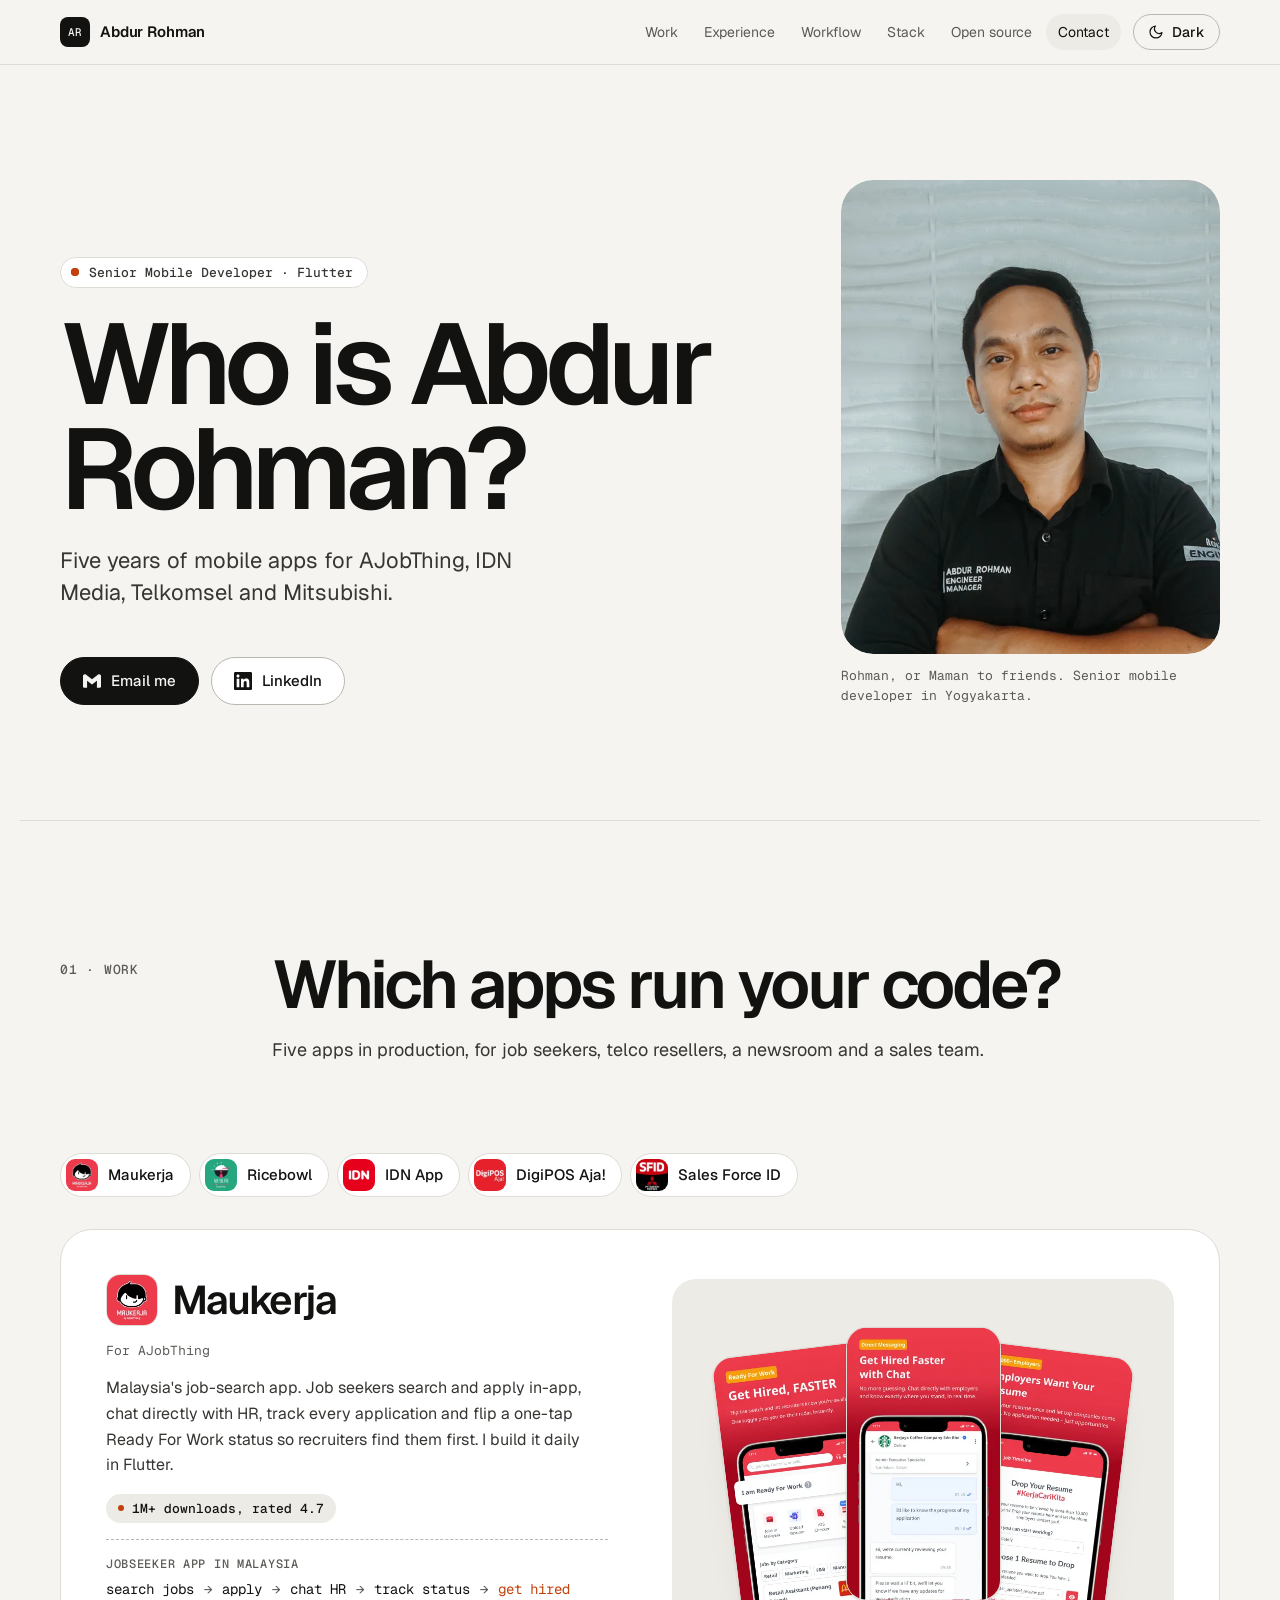
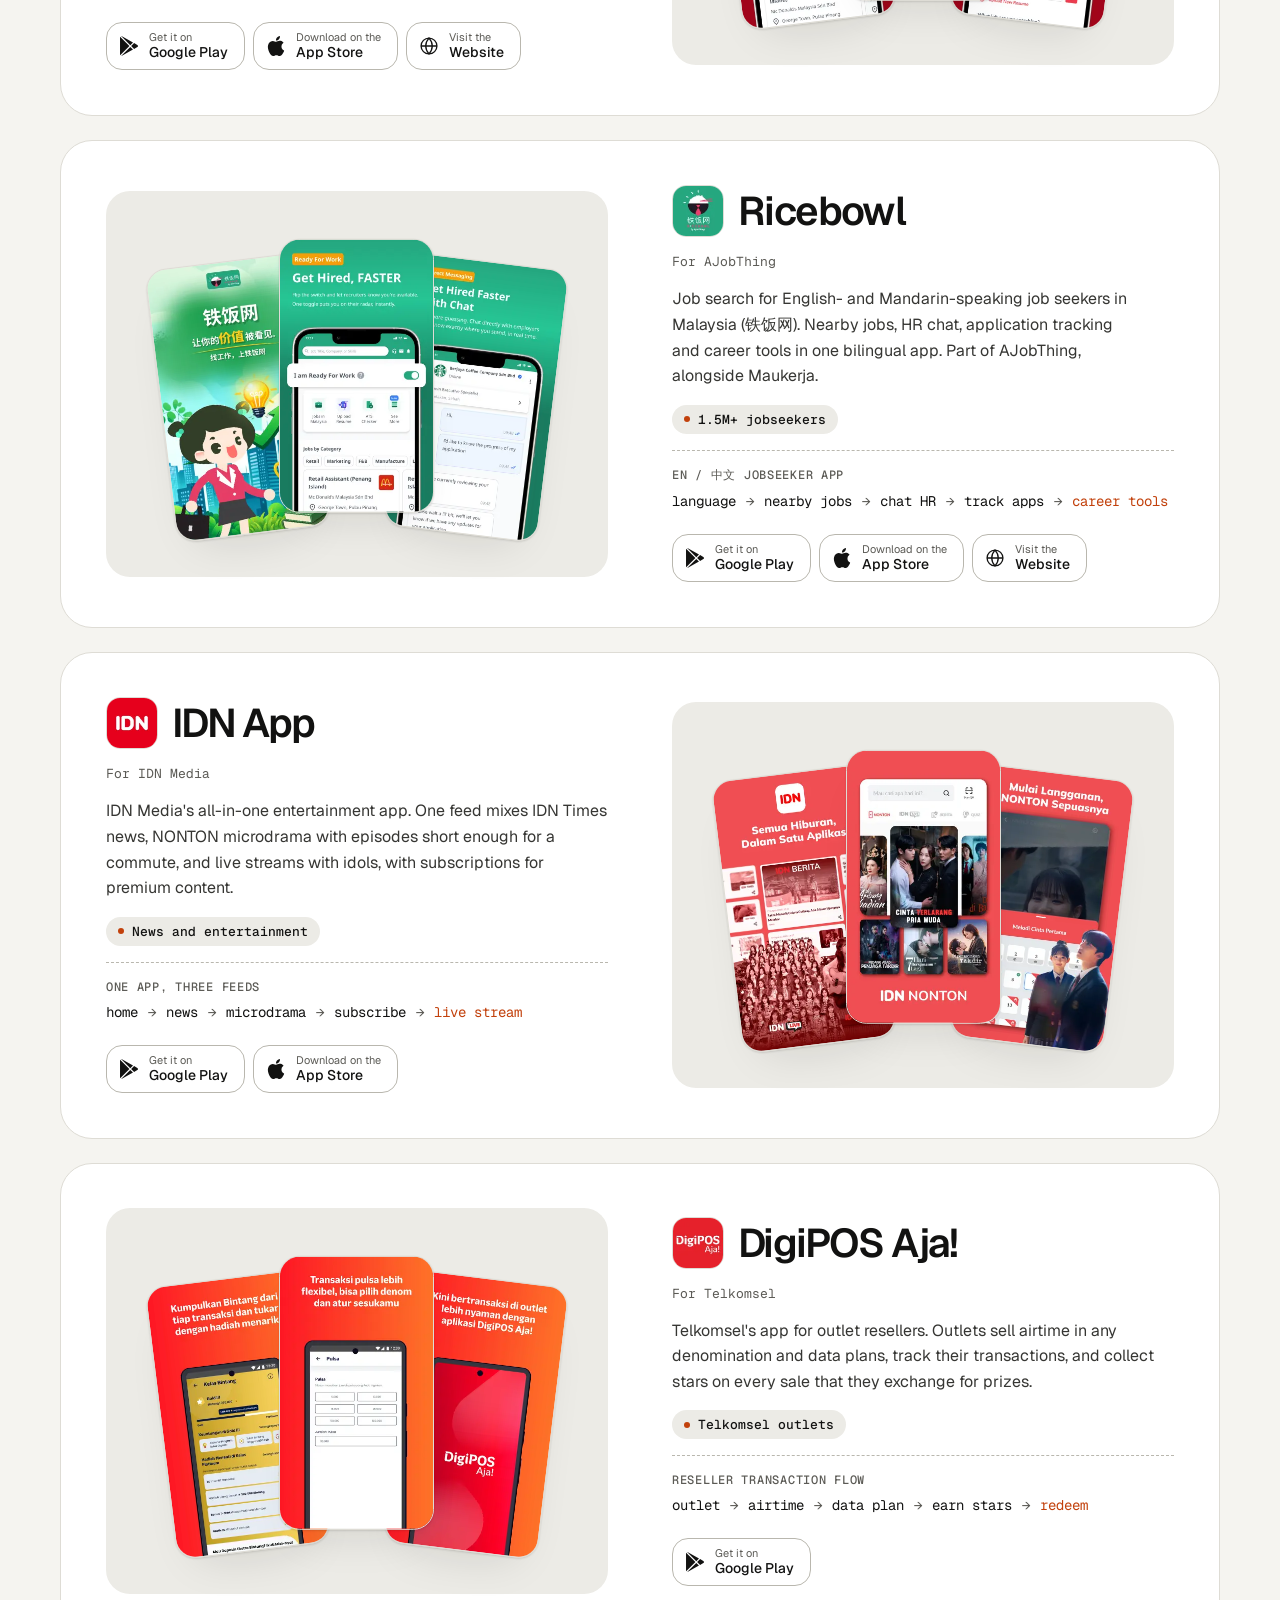
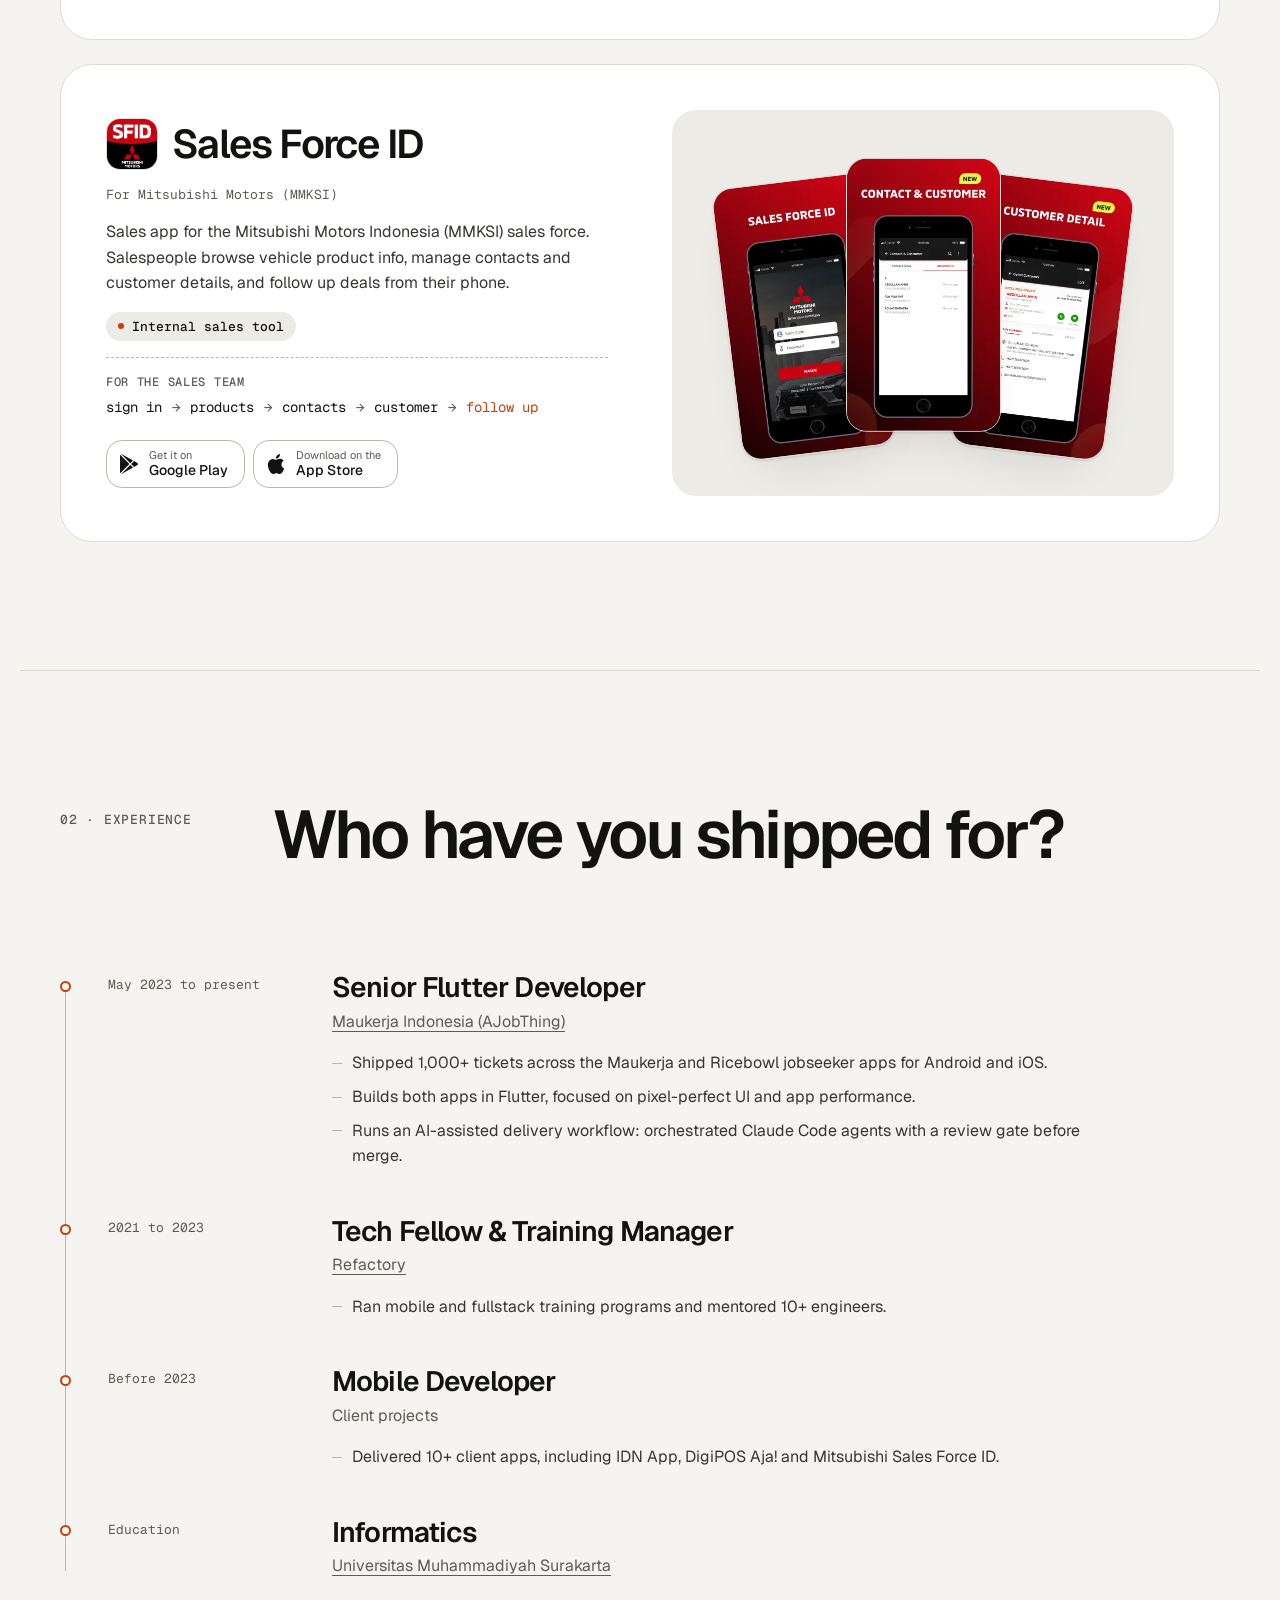
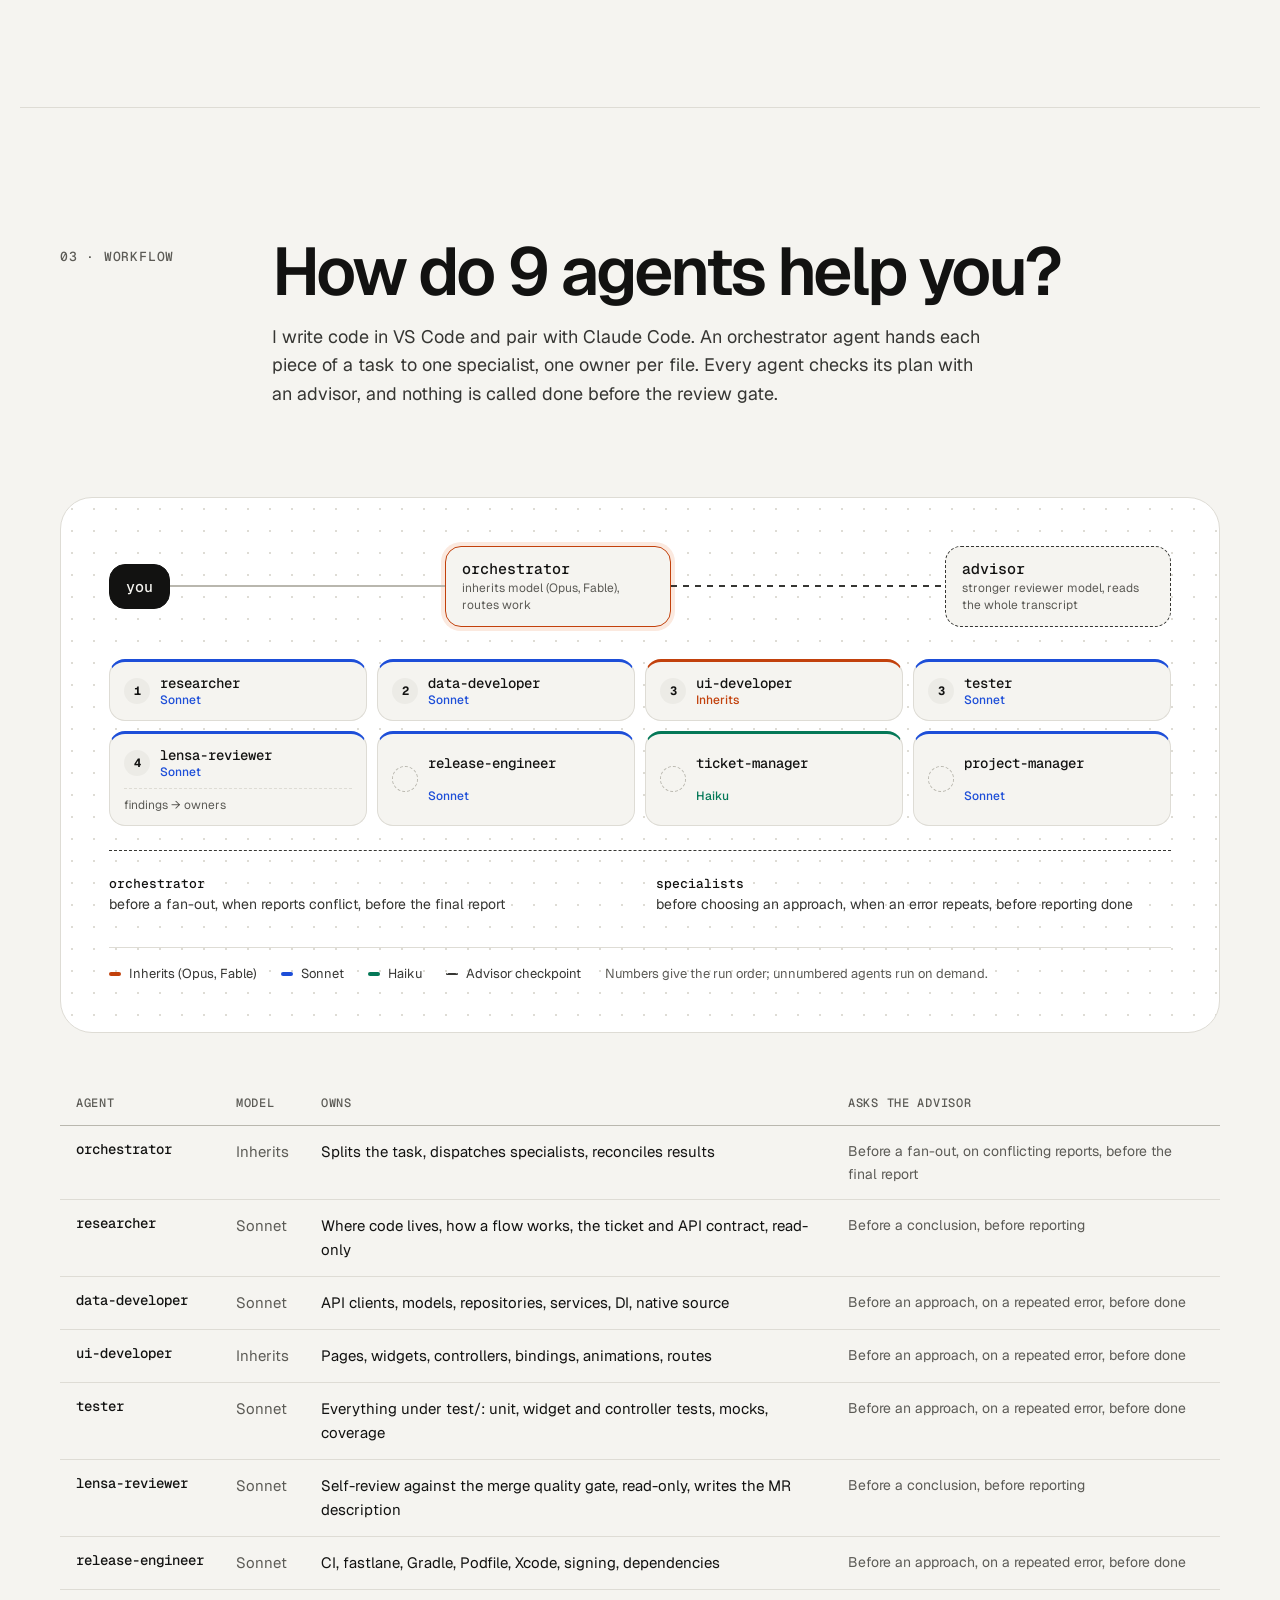
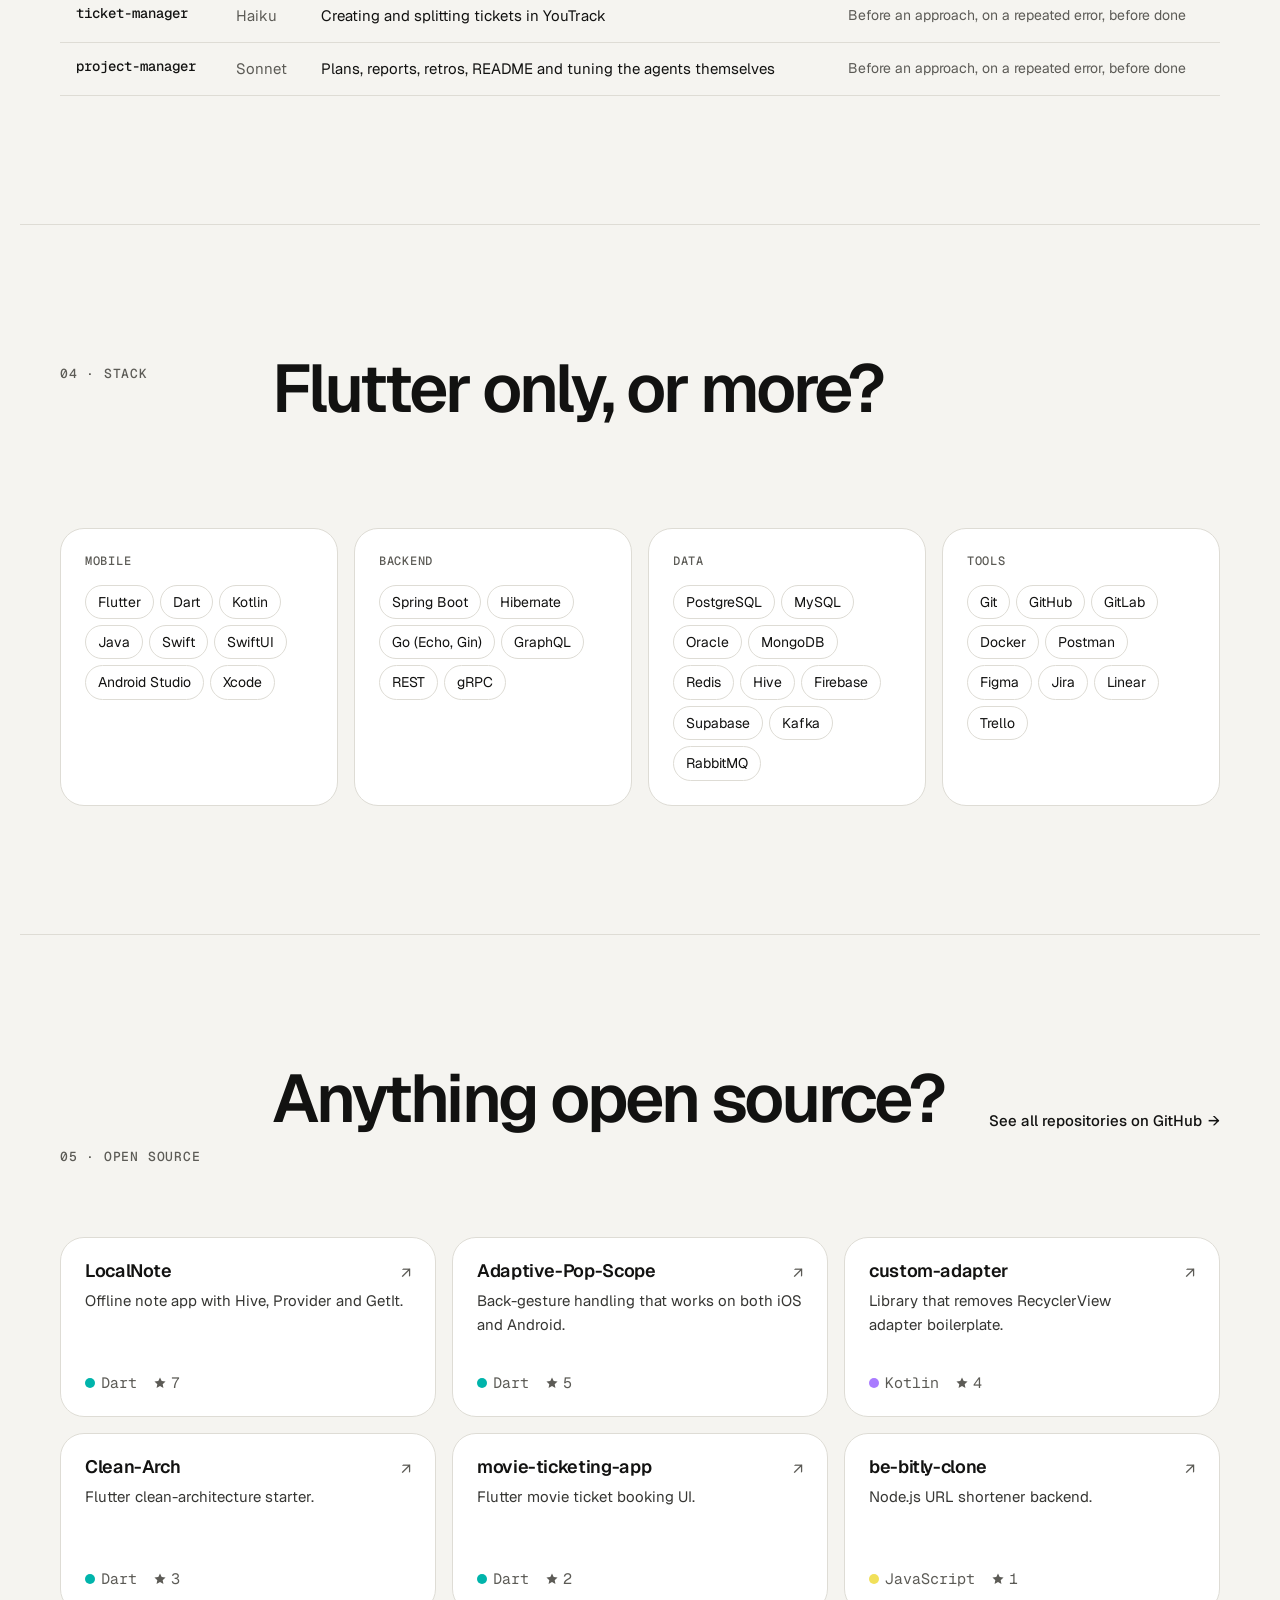
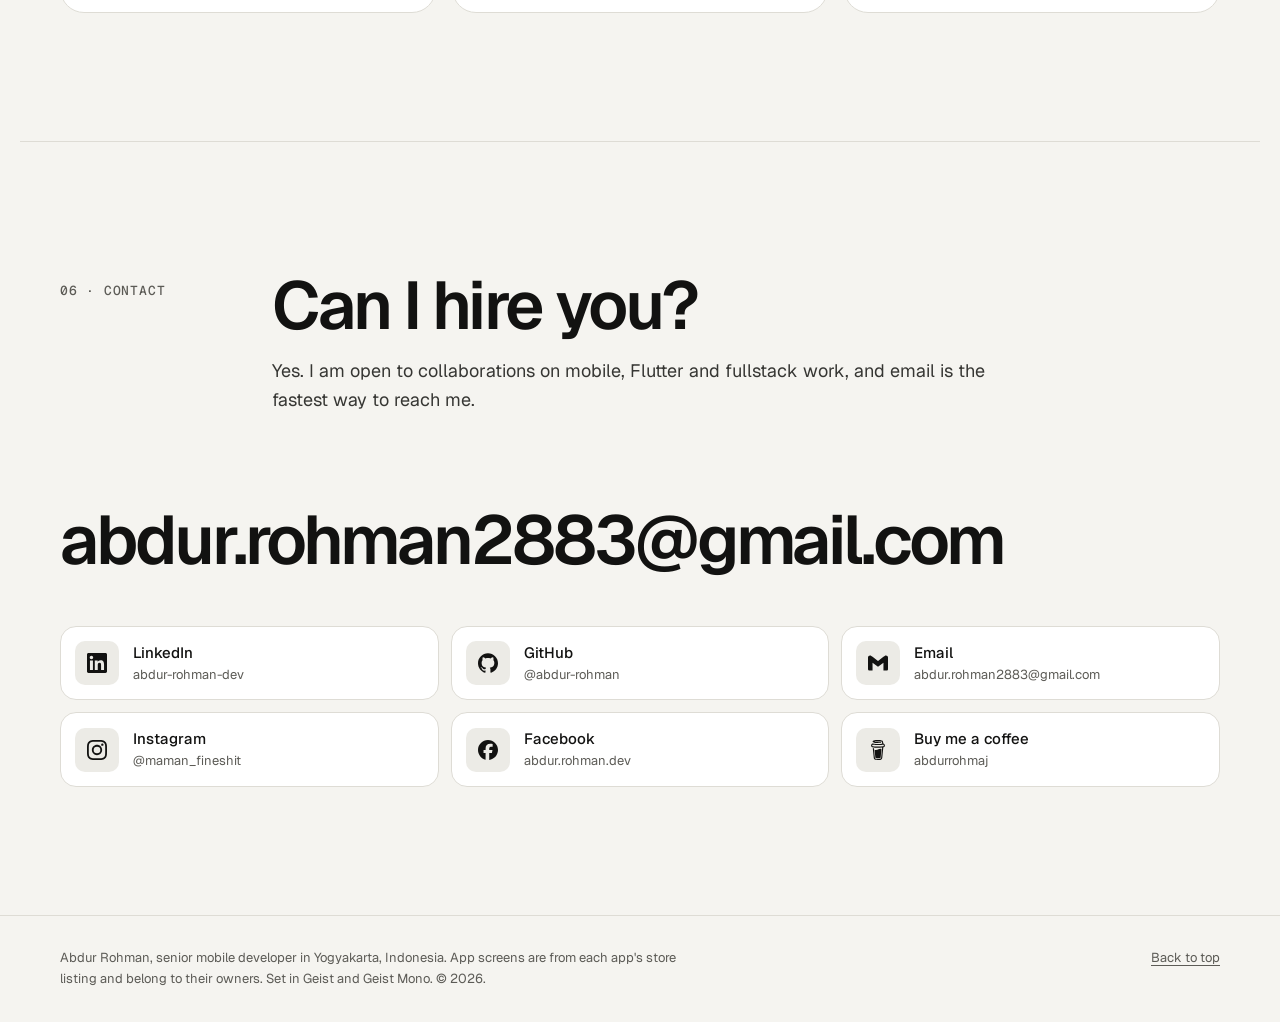
<file: index.html>
<!doctype html>
<html lang="en">
<head>
<meta charset="utf-8">
<meta name="viewport" content="width=device-width, initial-scale=1">
<title>Abdur Rohman — Senior Mobile Developer · Flutter</title>
<meta name="description" content="Abdur Rohman, Senior Mobile Developer in Yogyakarta. 5+ years shipping Flutter apps like Maukerja and Ricebowl, plus native Android, iOS and backend.">
<meta name="author" content="Abdur Rohman">
<meta name="robots" content="index, follow">
<meta name="google-site-verification" content="tbpKK89TEEohblgIo9hpyIRP4wd-tPZcvXAH0CvpAgw">
<meta name="color-scheme" content="light dark">
<meta name="theme-color" content="#f5f4f0" media="(prefers-color-scheme: light)">
<meta name="theme-color" content="#0b0b0c" media="(prefers-color-scheme: dark)">
<link rel="canonical" href="https://abdur-rohman.github.io/">
<meta property="og:type" content="profile">
<meta property="og:title" content="Abdur Rohman — Senior Mobile Developer · Flutter">
<meta property="og:description" content="Abdur Rohman, Senior Mobile Developer in Yogyakarta. 5+ years shipping Flutter apps like Maukerja and Ricebowl, plus native Android, iOS and backend.">
<meta property="og:url" content="https://abdur-rohman.github.io/">
<meta property="og:site_name" content="Abdur Rohman">
<meta property="og:image" content="https://abdur-rohman.vercel.app/opengraph-image?3756b49259fd49f1">
<meta property="og:image:width" content="1200">
<meta property="og:image:height" content="630">
<meta property="og:image:alt" content="Abdur Rohman — Senior Mobile Developer">
<meta name="twitter:card" content="summary_large_image">
<meta name="twitter:image" content="https://abdur-rohman.vercel.app/opengraph-image?3756b49259fd49f1">
<link rel="icon" href="icon.svg" type="image/svg+xml">
<link rel="apple-touch-icon" href="apple-icon.png">
<link rel="preconnect" href="https://fonts.googleapis.com">
<link rel="preconnect" href="https://fonts.gstatic.com" crossorigin>
<link rel="stylesheet" href="https://fonts.googleapis.com/css2?family=Geist:wght@400..700&family=Geist+Mono:wght@400;500&display=swap">
<link rel="stylesheet" href="styles.css">
<script>
  // Apply a stored override before paint to avoid a flash. No stored value = follow system.
  try {
    var t = localStorage.getItem('theme');
    if (t === 'light' || t === 'dark') document.querySelector('meta[name="color-scheme"]').content = t;
  } catch (e) {}
  document.documentElement.classList.add('js');
  // Scroll-driven reveals when supported; script.js falls back to IntersectionObserver otherwise.
  if (window.CSS && CSS.supports('animation-timeline: view()')) document.documentElement.classList.add('sda');
</script>
<script src="script.js" defer></script>
</head>
<body id="top">
<a class="skip" href="#main">Skip to content</a>

<header class="bar">
  <div class="progress" aria-hidden="true"></div>
  <div class="wrap bar__in">
    <a class="brand" href="#top"><span class="brand__mark" aria-hidden="true">AR</span>Abdur Rohman</a>
    <nav class="nav" aria-label="Sections">
      <details class="menu">
        <summary>Menu</summary>
        <ul>
          <li><a href="#work">Work</a></li>
          <li><a href="#experience">Experience</a></li>
          <li><a href="#workflow">Workflow</a></li>
          <li><a href="#stack">Stack</a></li>
          <li><a href="#open-source">Open source</a></li>
          <li><a href="#contact">Contact</a></li>
        </ul>
      </details>
    </nav>
    <button class="theme" type="button" aria-label="Switch theme">
      <svg class="i-sun" width="16" height="16" viewBox="0 0 24 24" fill="none" stroke="currentColor" stroke-width="1.8" stroke-linecap="round" aria-hidden="true"><circle cx="12" cy="12" r="4"/><path d="M12 2v2M12 20v2M4.9 4.9l1.4 1.4M17.7 17.7l1.4 1.4M2 12h2M20 12h2M4.9 19.1l1.4-1.4M17.7 6.3l1.4-1.4"/></svg>
      <svg class="i-moon" width="16" height="16" viewBox="0 0 24 24" fill="none" stroke="currentColor" stroke-width="1.8" stroke-linecap="round" stroke-linejoin="round" aria-hidden="true"><path d="M21 12.8A9 9 0 1 1 11.2 3a7 7 0 0 0 9.8 9.8z"/></svg>
      <span class="theme__label">Dark</span>
    </button>
  </div>
</header>

<main id="main">

  <!-- Hero -->
  <section class="hero wrap" aria-labelledby="hero-title">
    <div class="hero__text">
      <p class="eyebrow"><span class="pulse" aria-hidden="true"></span>Senior Mobile Developer · Flutter</p>
      <h1 id="hero-title">Who is Abdur Rohman?</h1>
      <p class="lead">Five years of mobile apps for AJobThing, IDN Media, Telkomsel and Mitsubishi.</p>
      <div class="actions">
        <a class="btn btn--primary" href="mailto:abdur.rohman2883@gmail.com">
          <svg viewBox="0 0 24 24" width="18" height="18" aria-hidden="true"><path fill="currentColor" d="M24 5.457v13.909c0 .904-.732 1.636-1.636 1.636h-3.819V11.73L12 16.64l-6.545-4.91v9.273H1.636A1.636 1.636 0 0 1 0 19.366V5.457c0-2.023 2.309-3.178 3.927-1.964L5.455 4.64 12 9.548l6.545-4.91 1.528-1.145C21.69 2.28 24 3.434 24 5.457z"/></svg>
          Email me
        </a>
        <a class="btn" href="https://www.linkedin.com/in/abdur-rohman-dev/">
          <svg viewBox="0 0 24 24" width="18" height="18" aria-hidden="true"><path fill="currentColor" d="M20.447 20.452h-3.554v-5.569c0-1.328-.027-3.037-1.852-3.037-1.853 0-2.136 1.445-2.136 2.939v5.667H9.351V9h3.414v1.561h.046c.477-.9 1.637-1.85 3.37-1.85 3.601 0 4.267 2.37 4.267 5.455v6.286zM5.337 7.433c-1.144 0-2.063-.926-2.063-2.065 0-1.138.92-2.063 2.063-2.063 1.14 0 2.064.925 2.064 2.063 0 1.139-.925 2.065-2.064 2.065zm1.782 13.019H3.555V9h3.564v11.452zM22.225 0H1.771C.792 0 0 .774 0 1.729v20.542C0 23.227.792 24 1.771 24h20.451C23.2 24 24 23.227 24 22.271V1.729C24 .774 23.2 0 22.222 0h.003z"/></svg>
          LinkedIn
        </a>
      </div>
    </div>
    <figure class="hero__photo">
      <img src="img/abdur-rohman.webp" width="640" height="800" alt="Abdur Rohman, Senior Mobile Developer" fetchpriority="high">
      <figcaption>Rohman, or Maman to friends. Senior mobile developer in Yogyakarta.</figcaption>
    </figure>
  </section>

  <!-- Work -->
  <section id="work" tabindex="-1" class="section wrap" aria-labelledby="work-title">
    <header class="section__head">
      <p class="index">01 · Work</p>
      <h2 id="work-title">Which apps run your code?</h2>
      <p class="section__lead">Five apps in production, for job seekers, telco resellers, a newsroom and a sales team.</p>
    </header>

    <nav class="jump" aria-label="Apps">
      <a href="#app-maukerja"><img src="img/maukerja-icon.webp" width="96" height="96" alt="" loading="lazy">Maukerja</a>
      <a href="#app-ricebowl"><img src="img/ricebowl-icon.webp" width="96" height="96" alt="" loading="lazy">Ricebowl</a>
      <a href="#app-idn"><img src="img/idn-icon.webp" width="96" height="96" alt="" loading="lazy">IDN App</a>
      <a href="#app-digipos"><img src="img/digipos-icon.webp" width="96" height="96" alt="" loading="lazy">DigiPOS Aja!</a>
      <a href="#app-sfid"><img src="img/sfid-icon.webp" width="96" height="96" alt="" loading="lazy">Sales Force ID</a>
    </nav>

    <ol class="apps">
      <li class="app reveal" id="app-maukerja">
        <div class="app__info">
          <h3 class="app__name"><img src="img/maukerja-icon.webp" width="96" height="96" alt="" loading="lazy">Maukerja</h3>
          <p class="app__for">For AJobThing</p>
          <p>Malaysia's job-search app. Job seekers search and apply in-app, chat directly with HR, track every application and flip a one-tap Ready For Work status so recruiters find them first. I build it daily in Flutter.</p>
          <p class="metric">1M+ downloads, rated 4.7</p>
          <div class="flow">
            <p class="flow__label">jobseeker app in Malaysia</p>
            <ol><li>search jobs</li><li>apply</li><li>chat HR</li><li>track status</li><li>get hired</li></ol>
          </div>
          <div class="stores">
            <a class="store" href="https://play.google.com/store/apps/details?id=my.maukerja.applicant"><svg viewBox="0 0 24 24" width="20" height="20" aria-hidden="true"><use href="#i-play"/></svg><span><small>Get it on</small>Google Play</span></a>
            <a class="store" href="https://apps.apple.com/my/app/id1383614538"><svg viewBox="0 0 24 24" width="20" height="20" aria-hidden="true"><use href="#i-apple"/></svg><span><small>Download on the</small>App Store</span></a>
            <a class="store" href="https://www.maukerja.my/"><svg viewBox="0 0 24 24" width="20" height="20" aria-hidden="true"><use href="#i-web"/></svg><span><small>Visit the</small>Website</span></a>
          </div>
        </div>
        <div class="shots">
          <img src="img/maukerja-app-1.webp" width="300" height="533" alt="Maukerja app screenshot 1" loading="lazy">
          <img src="img/maukerja-app-2.webp" width="300" height="533" alt="Maukerja app screenshot 2" loading="lazy">
          <img src="img/maukerja-app-3.webp" width="300" height="533" alt="Maukerja app screenshot 3" loading="lazy">
        </div>
      </li>

      <li class="app reveal" id="app-ricebowl">
        <div class="app__info">
          <h3 class="app__name"><img src="img/ricebowl-icon.webp" width="96" height="96" alt="" loading="lazy">Ricebowl</h3>
          <p class="app__for">For AJobThing</p>
          <p>Job search for English- and Mandarin-speaking job seekers in Malaysia (<span lang="zh">铁饭网</span>). Nearby jobs, HR chat, application tracking and career tools in one bilingual app. Part of AJobThing, alongside Maukerja.</p>
          <p class="metric">1.5M+ jobseekers</p>
          <div class="flow">
            <p class="flow__label">EN / <span lang="zh">中文</span> jobseeker app</p>
            <ol><li>language</li><li>nearby jobs</li><li>chat HR</li><li>track apps</li><li>career tools</li></ol>
          </div>
          <div class="stores">
            <a class="store" href="https://play.google.com/store/apps/details?id=my.ricebowl.applicant"><svg viewBox="0 0 24 24" width="20" height="20" aria-hidden="true"><use href="#i-play"/></svg><span><small>Get it on</small>Google Play</span></a>
            <a class="store" href="https://apps.apple.com/my/app/id1459848985"><svg viewBox="0 0 24 24" width="20" height="20" aria-hidden="true"><use href="#i-apple"/></svg><span><small>Download on the</small>App Store</span></a>
            <a class="store" href="https://www.ricebowl.my/"><svg viewBox="0 0 24 24" width="20" height="20" aria-hidden="true"><use href="#i-web"/></svg><span><small>Visit the</small>Website</span></a>
          </div>
        </div>
        <div class="shots">
          <img src="img/ricebowl-app-1.webp" width="300" height="533" alt="Ricebowl app screenshot 1" loading="lazy">
          <img src="img/ricebowl-app-2.webp" width="300" height="533" alt="Ricebowl app screenshot 2" loading="lazy">
          <img src="img/ricebowl-app-3.webp" width="300" height="533" alt="Ricebowl app screenshot 3" loading="lazy">
        </div>
      </li>

      <li class="app reveal" id="app-idn">
        <div class="app__info">
          <h3 class="app__name"><img src="img/idn-icon.webp" width="96" height="96" alt="" loading="lazy">IDN App</h3>
          <p class="app__for">For IDN Media</p>
          <p>IDN Media's all-in-one entertainment app. One feed mixes IDN Times news, NONTON microdrama with episodes short enough for a commute, and live streams with idols, with subscriptions for premium content.</p>
          <p class="metric">News and entertainment</p>
          <div class="flow">
            <p class="flow__label">one app, three feeds</p>
            <ol><li>home</li><li>news</li><li>microdrama</li><li>subscribe</li><li>live stream</li></ol>
          </div>
          <div class="stores">
            <a class="store" href="https://play.google.com/store/apps/details?id=com.idntimes.idntimes"><svg viewBox="0 0 24 24" width="20" height="20" aria-hidden="true"><use href="#i-play"/></svg><span><small>Get it on</small>Google Play</span></a>
            <a class="store" href="https://apps.apple.com/id/app/id1035533846"><svg viewBox="0 0 24 24" width="20" height="20" aria-hidden="true"><use href="#i-apple"/></svg><span><small>Download on the</small>App Store</span></a>
          </div>
        </div>
        <div class="shots">
          <img src="img/idn-app-1.webp" width="300" height="533" alt="IDN App app screenshot 1" loading="lazy">
          <img src="img/idn-app-2.webp" width="300" height="533" alt="IDN App app screenshot 2" loading="lazy">
          <img src="img/idn-app-3.webp" width="300" height="533" alt="IDN App app screenshot 3" loading="lazy">
        </div>
      </li>

      <li class="app reveal" id="app-digipos">
        <div class="app__info">
          <h3 class="app__name"><img src="img/digipos-icon.webp" width="96" height="96" alt="" loading="lazy">DigiPOS Aja!</h3>
          <p class="app__for">For Telkomsel</p>
          <p>Telkomsel's app for outlet resellers. Outlets sell airtime in any denomination and data plans, track their transactions, and collect stars on every sale that they exchange for prizes.</p>
          <p class="metric">Telkomsel outlets</p>
          <div class="flow">
            <p class="flow__label">reseller transaction flow</p>
            <ol><li>outlet</li><li>airtime</li><li>data plan</li><li>earn stars</li><li>redeem</li></ol>
          </div>
          <div class="stores">
            <a class="store" href="https://play.google.com/store/apps/details?id=com.telkomsel.digiposaja"><svg viewBox="0 0 24 24" width="20" height="20" aria-hidden="true"><use href="#i-play"/></svg><span><small>Get it on</small>Google Play</span></a>
          </div>
        </div>
        <div class="shots">
          <img src="img/digipos-app-1.webp" width="300" height="533" alt="DigiPOS Aja! app screenshot 1" loading="lazy">
          <img src="img/digipos-app-2.webp" width="300" height="533" alt="DigiPOS Aja! app screenshot 2" loading="lazy">
          <img src="img/digipos-app-3.webp" width="300" height="533" alt="DigiPOS Aja! app screenshot 3" loading="lazy">
        </div>
      </li>

      <li class="app reveal" id="app-sfid">
        <div class="app__info">
          <h3 class="app__name"><img src="img/sfid-icon.webp" width="96" height="96" alt="" loading="lazy">Sales Force ID</h3>
          <p class="app__for">For Mitsubishi Motors (MMKSI)</p>
          <p>Sales app for the Mitsubishi Motors Indonesia (MMKSI) sales force. Salespeople browse vehicle product info, manage contacts and customer details, and follow up deals from their phone.</p>
          <p class="metric">Internal sales tool</p>
          <div class="flow">
            <p class="flow__label">for the sales team</p>
            <ol><li>sign in</li><li>products</li><li>contacts</li><li>customer</li><li>follow up</li></ol>
          </div>
          <div class="stores">
            <a class="store" href="https://play.google.com/store/apps/details?id=id.com.mmksi.salesforce"><svg viewBox="0 0 24 24" width="20" height="20" aria-hidden="true"><use href="#i-play"/></svg><span><small>Get it on</small>Google Play</span></a>
            <a class="store" href="https://apps.apple.com/id/app/id1483823371"><svg viewBox="0 0 24 24" width="20" height="20" aria-hidden="true"><use href="#i-apple"/></svg><span><small>Download on the</small>App Store</span></a>
          </div>
        </div>
        <div class="shots">
          <img src="img/sfid-app-1.webp" width="300" height="533" alt="Sales Force ID app screenshot 1" loading="lazy">
          <img src="img/sfid-app-2.webp" width="300" height="533" alt="Sales Force ID app screenshot 2" loading="lazy">
          <img src="img/sfid-app-3.webp" width="300" height="533" alt="Sales Force ID app screenshot 3" loading="lazy">
        </div>
      </li>
    </ol>
  </section>

  <!-- Experience -->
  <section id="experience" tabindex="-1" class="section wrap" aria-labelledby="exp-title">
    <header class="section__head">
      <p class="index">02 · Experience</p>
      <h2 id="exp-title">Who have you shipped for?</h2>
    </header>
    <ol class="timeline">
      <li class="job reveal">
        <p class="job__when">May 2023 to present</p>
        <div>
          <h3>Senior Flutter Developer</h3>
          <p class="job__org"><a href="https://www.maukerja.my/">Maukerja Indonesia (AJobThing)</a></p>
          <ul>
            <li>Shipped 1,000+ tickets across the Maukerja and Ricebowl jobseeker apps for Android and iOS.</li>
            <li>Builds both apps in Flutter, focused on pixel-perfect UI and app performance.</li>
            <li>Runs an AI-assisted delivery workflow: orchestrated Claude Code agents with a review gate before merge.</li>
          </ul>
        </div>
      </li>
      <li class="job reveal">
        <p class="job__when">2021 to 2023</p>
        <div>
          <h3>Tech Fellow &amp; Training Manager</h3>
          <p class="job__org"><a href="https://refactory.id/">Refactory</a></p>
          <ul><li>Ran mobile and fullstack training programs and mentored 10+ engineers.</li></ul>
        </div>
      </li>
      <li class="job reveal">
        <p class="job__when">Before 2023</p>
        <div>
          <h3>Mobile Developer</h3>
          <p class="job__org">Client projects</p>
          <ul><li>Delivered 10+ client apps, including IDN App, DigiPOS Aja! and Mitsubishi Sales Force ID.</li></ul>
        </div>
      </li>
      <li class="job reveal">
        <p class="job__when">Education</p>
        <div>
          <h3>Informatics</h3>
          <p class="job__org"><a href="https://www.ums.ac.id/en/home/">Universitas Muhammadiyah Surakarta</a></p>
        </div>
      </li>
    </ol>
  </section>

  <!-- Workflow -->
  <section id="workflow" tabindex="-1" class="section wrap" aria-labelledby="wf-title">
    <header class="section__head">
      <p class="index">03 · Workflow</p>
      <h2 id="wf-title">How do 9 agents help you?</h2>
      <p class="section__lead">I write code in VS Code and pair with Claude Code. An orchestrator agent hands each piece of a task to one specialist, one owner per file. Every agent checks its plan with an advisor, and nothing is called done before the review gate.</p>
    </header>

    <figure class="map reveal">
      <div class="map__route">
        <span class="node node--you">you</span>
        <span class="wire" aria-hidden="true"></span>
        <span class="node node--orch">orchestrator<small>inherits model (Opus, Fable), routes work</small></span>
        <span class="wire wire--dash" aria-hidden="true"></span>
        <span class="node node--adv">advisor<small>stronger reviewer model, reads the whole transcript</small></span>
      </div>
      <div class="map__body">
        <ol class="map__agents" aria-label="Specialist agents in run order">
          <li class="ag ag--sonnet"><b>1</b>researcher<em>Sonnet</em></li>
          <li class="ag ag--sonnet"><b>2</b>data-developer<em>Sonnet</em></li>
          <li class="ag ag--opus"><b>3</b>ui-developer<em>Inherits</em></li>
          <li class="ag ag--sonnet"><b>3</b>tester<em>Sonnet</em></li>
          <li class="ag ag--sonnet"><b>4</b>lensa-reviewer<em>Sonnet</em><span class="ag__note">findings → owners</span></li>
          <li class="ag ag--sonnet"><b></b>release-engineer<em>Sonnet</em></li>
          <li class="ag ag--haiku"><b></b>ticket-manager<em>Haiku</em></li>
          <li class="ag ag--sonnet"><b></b>project-manager<em>Sonnet</em></li>
        </ol>
        <ul class="map__checks" aria-label="When agents ask the advisor">
          <li><b>orchestrator</b>before a fan-out, when reports conflict, before the final report</li>
          <li><b>specialists</b>before choosing an approach, when an error repeats, before reporting done</li>
        </ul>
      </div>
      <figcaption>
        <span class="key key--opus">Inherits (Opus, Fable)</span>
        <span class="key key--sonnet">Sonnet</span>
        <span class="key key--haiku">Haiku</span>
        <span class="key key--adv">Advisor checkpoint</span>
        <span>Numbers give the run order; unnumbered agents run on demand.</span>
      </figcaption>
    </figure>

    <table class="owners reveal">
      <thead><tr><th scope="col">Agent</th><th scope="col">Model</th><th scope="col">Owns</th><th scope="col">Asks the advisor</th></tr></thead>
      <tbody>
        <tr><th scope="row">orchestrator</th><td data-label="Model">Inherits</td><td data-label="Owns">Splits the task, dispatches specialists, reconciles results</td><td data-label="Advisor">Before a fan-out, on conflicting reports, before the final report</td></tr>
        <tr><th scope="row">researcher</th><td data-label="Model">Sonnet</td><td data-label="Owns">Where code lives, how a flow works, the ticket and API contract, read-only</td><td data-label="Advisor">Before a conclusion, before reporting</td></tr>
        <tr><th scope="row">data-developer</th><td data-label="Model">Sonnet</td><td data-label="Owns">API clients, models, repositories, services, DI, native source</td><td data-label="Advisor">Before an approach, on a repeated error, before done</td></tr>
        <tr><th scope="row">ui-developer</th><td data-label="Model">Inherits</td><td data-label="Owns">Pages, widgets, controllers, bindings, animations, routes</td><td data-label="Advisor">Before an approach, on a repeated error, before done</td></tr>
        <tr><th scope="row">tester</th><td data-label="Model">Sonnet</td><td data-label="Owns">Everything under test/: unit, widget and controller tests, mocks, coverage</td><td data-label="Advisor">Before an approach, on a repeated error, before done</td></tr>
        <tr><th scope="row">lensa-reviewer</th><td data-label="Model">Sonnet</td><td data-label="Owns">Self-review against the merge quality gate, read-only, writes the MR description</td><td data-label="Advisor">Before a conclusion, before reporting</td></tr>
        <tr><th scope="row">release-engineer</th><td data-label="Model">Sonnet</td><td data-label="Owns">CI, fastlane, Gradle, Podfile, Xcode, signing, dependencies</td><td data-label="Advisor">Before an approach, on a repeated error, before done</td></tr>
        <tr><th scope="row">ticket-manager</th><td data-label="Model">Haiku</td><td data-label="Owns">Creating and splitting tickets in YouTrack</td><td data-label="Advisor">Before an approach, on a repeated error, before done</td></tr>
        <tr><th scope="row">project-manager</th><td data-label="Model">Sonnet</td><td data-label="Owns">Plans, reports, retros, README and tuning the agents themselves</td><td data-label="Advisor">Before an approach, on a repeated error, before done</td></tr>
      </tbody>
    </table>
  </section>

  <!-- Stack -->
  <section id="stack" tabindex="-1" class="section wrap" aria-labelledby="stack-title">
    <header class="section__head">
      <p class="index">04 · Stack</p>
      <h2 id="stack-title">Flutter only, or more?</h2>
    </header>
    <div class="stack">
      <div class="group reveal"><h3>Mobile</h3><ul class="chips"><li>Flutter</li><li>Dart</li><li>Kotlin</li><li>Java</li><li>Swift</li><li>SwiftUI</li><li>Android Studio</li><li>Xcode</li></ul></div>
      <div class="group reveal"><h3>Backend</h3><ul class="chips"><li>Spring Boot</li><li>Hibernate</li><li>Go (Echo, Gin)</li><li>GraphQL</li><li>REST</li><li>gRPC</li></ul></div>
      <div class="group reveal"><h3>Data</h3><ul class="chips"><li>PostgreSQL</li><li>MySQL</li><li>Oracle</li><li>MongoDB</li><li>Redis</li><li>Hive</li><li>Firebase</li><li>Supabase</li><li>Kafka</li><li>RabbitMQ</li></ul></div>
      <div class="group reveal"><h3>Tools</h3><ul class="chips"><li>Git</li><li>GitHub</li><li>GitLab</li><li>Docker</li><li>Postman</li><li>Figma</li><li>Jira</li><li>Linear</li><li>Trello</li></ul></div>
    </div>
  </section>

  <!-- Open source -->
  <section id="open-source" tabindex="-1" class="section wrap" aria-labelledby="os-title">
    <header class="section__head section__head--row">
      <div>
        <p class="index">05 · Open source</p>
        <h2 id="os-title">Anything open source?</h2>
      </div>
      <a class="more" href="https://github.com/abdur-rohman">See all repositories on GitHub <span aria-hidden="true">→</span></a>
    </header>
    <ul class="repos">
      <li class="reveal"><a class="repo" href="https://github.com/abdur-rohman/LocalNote"><h3>LocalNote</h3><p>Offline note app with Hive, Provider and GetIt.</p><p class="repo__meta"><span class="lang lang--dart">Dart</span><span class="stars" aria-label="7 stars"><svg width="14" height="14" viewBox="0 0 24 24" aria-hidden="true"><use href="#i-star"/></svg>7</span></p></a></li>
      <li class="reveal"><a class="repo" href="https://github.com/abdur-rohman/Adaptive-Pop-Scope"><h3>Adaptive-Pop-Scope</h3><p>Back-gesture handling that works on both iOS and Android.</p><p class="repo__meta"><span class="lang lang--dart">Dart</span><span class="stars" aria-label="5 stars"><svg width="14" height="14" viewBox="0 0 24 24" aria-hidden="true"><use href="#i-star"/></svg>5</span></p></a></li>
      <li class="reveal"><a class="repo" href="https://github.com/abdur-rohman/custom-adapter"><h3>custom-adapter</h3><p>Library that removes RecyclerView adapter boilerplate.</p><p class="repo__meta"><span class="lang lang--kotlin">Kotlin</span><span class="stars" aria-label="4 stars"><svg width="14" height="14" viewBox="0 0 24 24" aria-hidden="true"><use href="#i-star"/></svg>4</span></p></a></li>
      <li class="reveal"><a class="repo" href="https://github.com/abdur-rohman/Clean-Arch"><h3>Clean-Arch</h3><p>Flutter clean-architecture starter.</p><p class="repo__meta"><span class="lang lang--dart">Dart</span><span class="stars" aria-label="3 stars"><svg width="14" height="14" viewBox="0 0 24 24" aria-hidden="true"><use href="#i-star"/></svg>3</span></p></a></li>
      <li class="reveal"><a class="repo" href="https://github.com/abdur-rohman/movie-ticketing-app"><h3>movie-ticketing-app</h3><p>Flutter movie ticket booking UI.</p><p class="repo__meta"><span class="lang lang--dart">Dart</span><span class="stars" aria-label="2 stars"><svg width="14" height="14" viewBox="0 0 24 24" aria-hidden="true"><use href="#i-star"/></svg>2</span></p></a></li>
      <li class="reveal"><a class="repo" href="https://github.com/abdur-rohman/be-bitly-clone"><h3>be-bitly-clone</h3><p>Node.js URL shortener backend.</p><p class="repo__meta"><span class="lang lang--js">JavaScript</span><span class="stars" aria-label="1 star"><svg width="14" height="14" viewBox="0 0 24 24" aria-hidden="true"><use href="#i-star"/></svg>1</span></p></a></li>
    </ul>
  </section>

  <!-- Contact -->
  <section id="contact" tabindex="-1" class="section wrap" aria-labelledby="contact-title">
    <header class="section__head">
      <p class="index">06 · Contact</p>
      <h2 id="contact-title">Can I hire you?</h2>
      <p class="section__lead">Yes. I am open to collaborations on mobile, Flutter and fullstack work, and email is the fastest way to reach me.</p>
    </header>
    <a class="mail" href="mailto:abdur.rohman2883@gmail.com">abdur.rohman2883@gmail.com</a>
    <ul class="socials">
      <li><a href="https://www.linkedin.com/in/abdur-rohman-dev/"><span class="tile"><svg viewBox="0 0 24 24" width="20" height="20" aria-hidden="true"><path fill="currentColor" d="M20.447 20.452h-3.554v-5.569c0-1.328-.027-3.037-1.852-3.037-1.853 0-2.136 1.445-2.136 2.939v5.667H9.351V9h3.414v1.561h.046c.477-.9 1.637-1.85 3.37-1.85 3.601 0 4.267 2.37 4.267 5.455v6.286zM5.337 7.433c-1.144 0-2.063-.926-2.063-2.065 0-1.138.92-2.063 2.063-2.063 1.14 0 2.064.925 2.064 2.063 0 1.139-.925 2.065-2.064 2.065zm1.782 13.019H3.555V9h3.564v11.452zM22.225 0H1.771C.792 0 0 .774 0 1.729v20.542C0 23.227.792 24 1.771 24h20.451C23.2 24 24 23.227 24 22.271V1.729C24 .774 23.2 0 22.222 0h.003z"/></svg></span><span><b>LinkedIn</b>abdur-rohman-dev</span></a></li>
      <li><a href="https://github.com/abdur-rohman"><span class="tile"><svg viewBox="0 0 24 24" width="20" height="20" aria-hidden="true"><path fill="currentColor" d="M12 .297c-6.63 0-12 5.373-12 12 0 5.303 3.438 9.8 8.205 11.385.6.113.82-.258.82-.577 0-.285-.01-1.04-.015-2.04-3.338.724-4.042-1.61-4.042-1.61C4.422 18.07 3.633 17.7 3.633 17.7c-1.087-.744.084-.729.084-.729 1.205.084 1.838 1.236 1.838 1.236 1.07 1.835 2.809 1.305 3.495.998.108-.776.417-1.305.76-1.605-2.665-.3-5.466-1.332-5.466-5.93 0-1.31.465-2.38 1.235-3.22-.135-.303-.54-1.523.105-3.176 0 0 1.005-.322 3.3 1.23.96-.267 1.98-.399 3-.405 1.02.006 2.04.138 3 .405 2.28-1.552 3.285-1.23 3.285-1.23.645 1.653.24 2.873.12 3.176.765.84 1.23 1.91 1.23 3.22 0 4.61-2.805 5.625-5.475 5.92.42.36.81 1.096.81 2.22 0 1.606-.015 2.896-.015 3.286 0 .315.21.69.825.57C20.565 22.092 24 17.592 24 12.297c0-6.627-5.373-12-12-12"/></svg></span><span><b>GitHub</b>@abdur-rohman</span></a></li>
      <li><a href="mailto:abdur.rohman2883@gmail.com"><span class="tile"><svg viewBox="0 0 24 24" width="20" height="20" aria-hidden="true"><path fill="currentColor" d="M24 5.457v13.909c0 .904-.732 1.636-1.636 1.636h-3.819V11.73L12 16.64l-6.545-4.91v9.273H1.636A1.636 1.636 0 0 1 0 19.366V5.457c0-2.023 2.309-3.178 3.927-1.964L5.455 4.64 12 9.548l6.545-4.91 1.528-1.145C21.69 2.28 24 3.434 24 5.457z"/></svg></span><span><b>Email</b>abdur.rohman2883@gmail.com</span></a></li>
      <li><a href="https://www.instagram.com/maman_fineshit"><span class="tile"><svg viewBox="0 0 24 24" width="20" height="20" aria-hidden="true"><path fill="currentColor" d="M7.0301.084c-1.2768.0602-2.1487.264-2.911.5634-.7888.3075-1.4575.72-2.1228 1.3877-.6652.6677-1.075 1.3368-1.3802 2.127-.2954.7638-.4956 1.6365-.552 2.914-.0564 1.2775-.0689 1.6882-.0626 4.947.0062 3.2586.0206 3.6671.0825 4.9473.061 1.2765.264 2.1482.5635 2.9107.308.7889.72 1.4573 1.388 2.1228.6679.6655 1.3365 1.0743 2.1285 1.38.7632.295 1.6361.4961 2.9134.552 1.2773.056 1.6884.069 4.9462.0627 3.2578-.0062 3.668-.0207 4.9478-.0814 1.28-.0607 2.147-.2652 2.9098-.5633.7889-.3086 1.4578-.72 2.1228-1.3881.665-.6682 1.0745-1.3378 1.3795-2.1284.2957-.7632.4966-1.636.552-2.9124.056-1.2809.0692-1.6898.063-4.948-.0063-3.2583-.021-3.6668-.0817-4.9465-.0607-1.2797-.264-2.1487-.5633-2.9117-.3084-.7889-.72-1.4568-1.3876-2.1228C21.2982 1.33 20.628.9208 19.8378.6165 19.074.321 18.2017.1197 16.9244.0645 15.6471.0093 15.236-.005 11.977.0014 8.718.0076 8.31.0215 7.0301.0839m.1402 21.6932c-1.17-.0509-1.8053-.2453-2.2287-.408-.5606-.216-.96-.4771-1.3819-.895-.422-.4178-.6811-.8186-.9-1.378-.1644-.4234-.3624-1.058-.4171-2.228-.0595-1.2645-.072-1.6442-.079-4.848-.007-3.2037.0053-3.583.0607-4.848.05-1.169.2456-1.805.408-2.2282.216-.5613.4762-.96.895-1.3816.4188-.4217.8184-.6814 1.3783-.9003.423-.1651 1.0575-.3614 2.227-.4171 1.2655-.06 1.6447-.072 4.848-.079 3.2033-.007 3.5835.005 4.8495.0608 1.169.0508 1.8053.2445 2.228.408.5608.216.96.4754 1.3816.895.4217.4194.6816.8176.9005 1.3787.1653.4217.3617 1.056.4169 2.2263.0602 1.2655.0739 1.645.0796 4.848.0058 3.203-.0055 3.5834-.061 4.848-.051 1.17-.245 1.8055-.408 2.2294-.216.5604-.4763.96-.8954 1.3814-.419.4215-.8181.6811-1.3783.9-.4224.1649-1.0577.3617-2.2262.4174-1.2656.0595-1.6448.072-4.8493.079-3.2045.007-3.5825-.006-4.848-.0608M16.953 5.5864A1.44 1.44 0 1 0 18.39 4.144a1.44 1.44 0 0 0-1.437 1.4424M5.8385 12.012c.0067 3.4032 2.7706 6.1557 6.173 6.1493 3.4026-.0065 6.157-2.7701 6.1506-6.1733-.0065-3.4032-2.771-6.1565-6.174-6.1498-3.403.0067-6.156 2.771-6.1496 6.1738M8 12.0077a4 4 0 1 1 4.008 3.9921A3.9996 3.9996 0 0 1 8 12.0077"/></svg></span><span><b>Instagram</b>@maman_fineshit</span></a></li>
      <li><a href="https://www.facebook.com/abdur.rohman.dev"><span class="tile"><svg viewBox="0 0 24 24" width="20" height="20" aria-hidden="true"><path fill="currentColor" d="M9.101 23.691v-7.98H6.627v-3.667h2.474v-1.58c0-4.085 1.848-5.978 5.858-5.978.401 0 .955.042 1.468.103a8.68 8.68 0 0 1 1.141.195v3.325a8.623 8.623 0 0 0-.653-.036 26.805 26.805 0 0 0-.733-.009c-.707 0-1.259.096-1.675.309a1.686 1.686 0 0 0-.679.622c-.258.42-.374.995-.374 1.752v1.297h3.919l-.386 2.103-.287 1.564h-3.246v8.245C19.396 23.238 24 18.179 24 12.044c0-6.627-5.373-12-12-12s-12 5.373-12 12c0 5.628 3.874 10.35 9.101 11.647Z"/></svg></span><span><b>Facebook</b>abdur.rohman.dev</span></a></li>
      <li><a href="https://www.buymeacoffee.com/abdurrohmaj"><span class="tile"><svg viewBox="0 0 24 24" width="20" height="20" aria-hidden="true"><path fill="currentColor" d="M20.216 6.415l-.132-.666c-.119-.598-.388-1.163-1.001-1.379-.197-.069-.42-.098-.57-.241-.152-.143-.196-.366-.231-.572-.065-.378-.125-.756-.192-1.133-.057-.325-.102-.69-.25-.987-.195-.4-.597-.634-.996-.788a5.723 5.723 0 00-.626-.194c-1-.263-2.05-.36-3.077-.416a25.834 25.834 0 00-3.7.062c-.915.083-1.88.184-2.75.5-.318.116-.646.256-.888.501-.297.302-.393.77-.177 1.146.154.267.415.456.692.58.36.162.737.284 1.123.366 1.075.238 2.189.331 3.287.37 1.218.05 2.437.01 3.65-.118.299-.033.598-.073.896-.119.352-.054.578-.513.474-.834-.124-.383-.457-.531-.834-.473-.466.074-.96.108-1.382.146-1.177.08-2.358.082-3.536.006a22.228 22.228 0 01-1.157-.107c-.086-.01-.18-.025-.258-.036-.243-.036-.484-.08-.724-.13-.111-.027-.111-.185 0-.212h.005c.277-.06.557-.108.838-.147h.002c.131-.009.263-.032.394-.048a25.076 25.076 0 013.426-.12c.674.019 1.347.067 2.017.144l.228.031c.267.04.533.088.798.145.392.085.895.113 1.07.542.055.137.08.288.111.431l.319 1.484a.237.237 0 01-.199.284h-.003c-.037.006-.075.01-.112.015a36.704 36.704 0 01-4.743.295 37.059 37.059 0 01-4.699-.304c-.14-.017-.293-.042-.417-.06-.326-.048-.649-.108-.973-.161-.393-.065-.768-.032-1.123.161-.29.16-.527.404-.675.701-.154.316-.199.66-.267 1-.069.34-.176.707-.135 1.056.087.753.613 1.365 1.37 1.502a39.69 39.69 0 0011.343.376.483.483 0 01.535.53l-.071.697-1.018 9.907c-.041.41-.047.832-.125 1.237-.122.637-.553 1.028-1.182 1.171-.577.131-1.165.2-1.756.205-.656.004-1.31-.025-1.966-.022-.699.004-1.556-.06-2.095-.58-.475-.458-.54-1.174-.605-1.793l-.731-7.013-.322-3.094c-.037-.351-.286-.695-.678-.678-.336.015-.718.3-.678.679l.228 2.185.949 9.112c.147 1.344 1.174 2.068 2.446 2.272.742.12 1.503.144 2.257.156.966.016 1.942.053 2.892-.122 1.408-.258 2.465-1.198 2.616-2.657.34-3.332.683-6.663 1.024-9.995l.215-2.087a.484.484 0 01.39-.426c.402-.078.787-.212 1.074-.518.455-.488.546-1.124.385-1.766zm-1.478.772c-.145.137-.363.201-.578.233-2.416.359-4.866.54-7.308.46-1.748-.06-3.477-.254-5.207-.498-.17-.024-.353-.055-.47-.18-.22-.236-.111-.71-.054-.995.052-.26.152-.609.463-.646.484-.057 1.046.148 1.526.22.577.088 1.156.159 1.737.212 2.48.226 5.002.19 7.472-.14.45-.06.899-.13 1.345-.21.399-.072.84-.206 1.08.206.166.281.188.657.162.974a.544.544 0 01-.169.364zm-6.159 3.9c-.862.37-1.84.788-3.109.788a5.884 5.884 0 01-1.569-.217l.877 9.004c.065.78.717 1.38 1.5 1.38 0 0 1.243.065 1.658.065.447 0 1.786-.065 1.786-.065.783 0 1.434-.6 1.499-1.38l.94-9.95a3.996 3.996 0 00-1.322-.238c-.826 0-1.491.284-2.26.613z"/></svg></span><span><b>Buy me a coffee</b>abdurrohmaj</span></a></li>
    </ul>
  </section>
</main>

<footer class="foot">
  <div class="wrap foot__in">
    <p>Abdur Rohman, senior mobile developer in Yogyakarta, Indonesia. App screens are from each app's store listing and belong to their owners. Set in Geist and Geist Mono. © 2026.</p>
    <a href="#top">Back to top</a>
  </div>
</footer>

<!-- Shared icons -->
<svg width="0" height="0" style="position:absolute" aria-hidden="true">
  <symbol id="i-play" viewBox="0 0 24 24"><path fill="currentColor" d="M22.018 13.298l-3.919 2.218-3.515-3.493 3.543-3.521 3.891 2.202a1.49 1.49 0 0 1 0 2.594zM1.337.924a1.486 1.486 0 0 0-.112.568v21.017c0 .217.045.419.124.6l11.155-11.087L1.337.924zm12.207 10.065l3.258-3.238L3.45.195a1.466 1.466 0 0 0-.946-.179l11.04 10.973zm0 2.067l-11 10.933c.298.036.612-.016.906-.183l13.324-7.54-3.23-3.21z"/></symbol>
  <symbol id="i-apple" viewBox="0 0 24 24"><path fill="currentColor" d="M12.152 6.896c-.948 0-2.415-1.078-3.96-1.04-2.04.027-3.91 1.183-4.961 3.014-2.117 3.675-.546 9.103 1.519 12.09 1.013 1.454 2.208 3.09 3.792 3.039 1.52-.065 2.09-.987 3.935-.987 1.831 0 2.35.987 3.96.948 1.637-.026 2.676-1.48 3.676-2.948 1.156-1.688 1.636-3.325 1.662-3.415-.039-.013-3.182-1.221-3.22-4.857-.026-3.04 2.48-4.494 2.597-4.559-1.429-2.09-3.623-2.324-4.39-2.376-2-.156-3.675 1.09-4.61 1.09zM15.53 3.83c.843-1.012 1.4-2.427 1.245-3.83-1.207.052-2.662.805-3.532 1.818-.78.896-1.454 2.338-1.273 3.714 1.338.104 2.715-.688 3.559-1.701"/></symbol>
  <symbol id="i-web" viewBox="0 0 24 24"><g fill="none" stroke="currentColor" stroke-width="1.6"><circle cx="12" cy="12" r="9.5"/><path d="M2.5 12h19M12 2.5c2.6 2.8 3.9 6 3.9 9.5s-1.3 6.7-3.9 9.5c-2.6-2.8-3.9-6-3.9-9.5s1.3-6.7 3.9-9.5z"/></g></symbol>
  <symbol id="i-star" viewBox="0 0 24 24"><path fill="currentColor" d="M12 2.5l2.9 6.1 6.6.8-4.9 4.6 1.3 6.6L12 17.3l-5.9 3.3 1.3-6.6-4.9-4.6 6.6-.8z"/></symbol>
</svg>
</body>
</html>
</file>
<file: styles.css>
/* ---------- Tokens ---------- */
:root {
  --font-sans: "Geist", ui-sans-serif, system-ui, -apple-system, "Segoe UI", sans-serif;
  --font-mono: "Geist Mono", ui-monospace, SFMono-Regular, Menlo, monospace;

  --s1: 4px; --s2: 8px; --s3: 12px; --s4: 16px; --s5: 24px; --s6: 32px; --s7: 48px; --s8: 64px; --s9: 96px;
  --r-sm: 10px; --r-md: 16px; --r-lg: 24px; --r-xl: 32px; --r-pill: 999px;
  --bar-h: 64px;
  --gutter: clamp(16px, 4vw, 40px);
  --ease-out: cubic-bezier(.16, 1, .3, 1);
  --ease-in-out: cubic-bezier(.65, 0, .35, 1);
  --d-fast: .16s; --d-base: .3s; --d-slow: .8s;

  color-scheme: light dark;
  --bg: light-dark(#f5f4f0, #0b0b0c);
  --surface: light-dark(#ffffff, #141415);
  --surface-2: light-dark(#ecebe6, #1c1c1e);
  --ink: light-dark(#121211, #f2f1ee);
  --ink-2: light-dark(#363633, #cfcec9);
  --muted: light-dark(#5c5b56, #9d9c97);
  --line: light-dark(#dedcd5, #262628);
  --line-strong: light-dark(#b9b7ae, #3d3d40);
  --accent: light-dark(#c2410c, #ff7a45);
  --accent-ink: light-dark(#ffffff, #0b0b0c);
  --accent-soft: light-dark(#fbe9df, #2a1710);
  --m-inherit: var(--accent);
  --m-sonnet: light-dark(#1d4ed8, #8ab4ff);
  --m-haiku: light-dark(#047857, #5fd3b0);
  --shadow-c: light-dark(rgba(18, 18, 17, .14), rgba(0, 0, 0, .6));
  --shadow: 0 1px 2px var(--shadow-c), 0 24px 48px -24px var(--shadow-c);

  /* Toggle override lives in <meta name="color-scheme">; map it to the property. */
  &:has(> head > meta[name="color-scheme"][content="dark"]) { color-scheme: dark; }
  &:has(> head > meta[name="color-scheme"][content="light"]) { color-scheme: light; }
}

/* ---------- Base ---------- */
*, *::before, *::after { box-sizing: border-box; }
html { scroll-behavior: smooth; scroll-padding-top: calc(var(--bar-h) + var(--s5)); -webkit-text-size-adjust: 100%; }
body {
  margin: 0;
  background: var(--bg);
  color: var(--ink);
  font: 400 1rem/1.6 var(--font-sans);
  font-feature-settings: "ss01", "cv11";
  -webkit-font-smoothing: antialiased;
  overflow-x: clip;
}
img { display: block; max-width: 100%; height: auto; }
a { color: inherit; text-underline-offset: .22em; text-decoration-thickness: 1px; transition: color var(--d-fast) ease; }
a:hover { color: var(--accent); }
h1, h2, h3 { margin: 0; font-weight: 600; letter-spacing: -.03em; line-height: 1.05; text-wrap: balance; }
p { margin: 0; text-wrap: pretty; }
ul, ol { margin: 0; padding: 0; list-style: none; }
figure { margin: 0; }
:focus-visible { outline: 2px solid var(--accent); outline-offset: 3px; border-radius: 4px; }
::selection { background: var(--accent); color: var(--accent-ink); }

.wrap { width: 100%; max-width: 1240px; margin-inline: auto; padding-inline: var(--gutter); }
.skip { position: absolute; left: var(--s4); top: -100px; z-index: 100; padding: var(--s2) var(--s4); background: var(--ink); color: var(--bg); border-radius: var(--r-sm); }
.skip:focus { top: var(--s3); }

/* ---------- Top bar ---------- */
.bar {
  position: sticky; top: 0; z-index: 50;
  background: color-mix(in oklab, var(--bg) 84%, transparent);
  -webkit-backdrop-filter: saturate(1.4) blur(14px);
  backdrop-filter: saturate(1.4) blur(14px);
  border-bottom: 1px solid var(--line);
}
.progress { position: absolute; left: 0; right: 0; bottom: -1px; height: 2px; background: var(--accent); transform-origin: 0 50%; transform: scaleX(0); display: none; }
@supports (animation-timeline: scroll()) {
  .progress { display: block; animation: grow-x linear both; animation-timeline: scroll(root); }
}
@keyframes grow-x { to { transform: scaleX(1); } }

.bar__in { display: flex; align-items: center; gap: var(--s3); height: var(--bar-h); }
.brand { margin-right: auto; display: inline-flex; align-items: center; gap: 10px; font-weight: 600; font-size: .9375rem; letter-spacing: -.01em; text-decoration: none; }
.brand__mark { display: grid; place-items: center; width: 30px; height: 30px; border-radius: 8px; background: var(--ink); color: var(--bg); font: 500 .6875rem/1 var(--font-mono); letter-spacing: .02em; transition: background var(--d-base) var(--ease-out), rotate var(--d-base) var(--ease-out); }
.brand:hover { color: var(--ink); }
.brand:hover .brand__mark { background: var(--accent); color: var(--accent-ink); rotate: -8deg; }

.nav { position: relative; }
.menu summary { list-style: none; cursor: pointer; }
.menu summary::-webkit-details-marker { display: none; }
.menu ul { scroll-target-group: auto; }
.menu a { display: block; padding: 7px 12px; border-radius: var(--r-pill); font-size: .875rem; color: var(--muted); text-decoration: none; transition: color var(--d-fast) ease, background var(--d-fast) ease; }
.menu a:hover { color: var(--ink); background: var(--surface-2); }
.menu a:is([aria-current="true"], :target-current) { color: var(--ink); background: var(--surface-2); }
@supports (scroll-target-group: auto) { .menu a[aria-current="true"]:not(:target-current) { color: var(--muted); background: none; } }

@media (min-width: 900px) {
  .js .menu summary { display: none; }
  .menu ul { display: flex; gap: 2px; }
}
@media (max-width: 899px) {
  .menu summary {
    display: inline-flex; align-items: center; gap: var(--s2); height: 36px; padding: 0 14px;
    border: 1px solid var(--line-strong); border-radius: var(--r-pill); font-size: .875rem; font-weight: 500;
  }
  .menu summary::after { content: ""; width: 7px; height: 7px; border-right: 1.5px solid currentColor; border-bottom: 1.5px solid currentColor; transform: translateY(-2px) rotate(45deg); transition: transform var(--d-base) var(--ease-out); }
  .menu[open] summary::after { transform: translateY(2px) rotate(-135deg); }
  .menu ul {
    position: absolute; right: 0; top: calc(100% + var(--s2)); min-width: 220px; padding: 6px;
    background: var(--surface); border: 1px solid var(--line); border-radius: var(--r-md); box-shadow: var(--shadow);
    animation: drop var(--d-base) var(--ease-out);
  }
  .menu a { padding: 11px 14px; border-radius: var(--r-sm); font-size: .9375rem; }
}
@keyframes drop { from { opacity: 0; translate: 0 -6px; } }

.theme {
  display: inline-flex; align-items: center; gap: var(--s2); height: 36px; padding: 0 14px;
  border: 1px solid var(--line-strong); border-radius: var(--r-pill); background: transparent; color: inherit;
  font: 500 .875rem var(--font-sans); cursor: pointer; transition: background var(--d-fast) ease, scale var(--d-fast) ease;
}
.theme:hover { background: var(--surface-2); }
.theme:active { scale: .96; }
.i-sun { display: none; }
@media (prefers-color-scheme: dark) { .i-moon { display: none; } .i-sun { display: inline; } }
:root:has(> head > meta[name="color-scheme"][content="dark"]) { .i-moon { display: none; } .i-sun { display: inline; } }
:root:has(> head > meta[name="color-scheme"][content="light"]) { .i-moon { display: inline; } .i-sun { display: none; } }
@media (max-width: 480px) { .theme__label { position: absolute; width: 1px; height: 1px; overflow: hidden; clip-path: inset(50%); } .theme { width: 36px; padding: 0; justify-content: center; } }

/* Theme switch: circular reveal (script.js drives the clip-path). */
::view-transition-old(root), ::view-transition-new(root) { animation: none; mix-blend-mode: normal; }

/* ---------- Buttons ---------- */
.btn {
  display: inline-flex; align-items: center; gap: 10px; height: 48px; padding: 0 22px;
  border: 1px solid var(--line-strong); border-radius: var(--r-pill); background: var(--surface);
  font-weight: 500; font-size: .9375rem; text-decoration: none; touch-action: manipulation;
  transition: background var(--d-base) var(--ease-out), color var(--d-base) var(--ease-out), border-color var(--d-base) var(--ease-out), scale var(--d-fast) ease;
}
.btn:hover { color: var(--ink); border-color: var(--ink); }
.btn:active { scale: .97; }
.btn--primary { background: var(--ink); color: var(--bg); border-color: var(--ink); }
.btn--primary:hover { background: var(--accent); border-color: var(--accent); color: var(--accent-ink); }

/* ---------- Hero ---------- */
.hero {
  display: grid; grid-template-columns: minmax(0, 1.3fr) minmax(0, .7fr); align-items: end;
  gap: clamp(32px, 6vw, 96px); padding-block: clamp(48px, 9vw, 120px) clamp(64px, 9vw, 120px);
}
.eyebrow {
  display: inline-flex; align-items: center; gap: 10px; padding: 6px 14px 6px 10px;
  border: 1px solid var(--line); border-radius: var(--r-pill); background: var(--surface);
  font: 500 .8125rem var(--font-mono); color: var(--ink-2);
}
.pulse { position: relative; width: 8px; height: 8px; border-radius: 50%; background: var(--accent); }
.pulse::after { content: ""; position: absolute; inset: 0; border-radius: inherit; background: var(--accent); animation: ping 2.4s var(--ease-out) infinite; }
@keyframes ping { 70%, 100% { scale: 2.6; opacity: 0; } }
.hero h1 { margin-top: var(--s5); font-size: clamp(3rem, 1.2rem + 7.4vw, 7.5rem); letter-spacing: -.055em; line-height: .92; }
.lead { margin-top: var(--s5); max-width: 32ch; font-size: clamp(1.125rem, 1rem + .6vw, 1.375rem); line-height: 1.45; color: var(--ink-2); }
.actions { display: flex; flex-wrap: wrap; gap: var(--s3); margin-top: var(--s7); }
.hero__photo img { width: 100%; aspect-ratio: 4 / 5; object-fit: cover; border-radius: var(--r-xl); background: var(--surface-2); }
.hero__photo figcaption { margin-top: var(--s3); font: .8125rem/1.5 var(--font-mono); color: var(--muted); }

/* Load-in: text rises in sequence, the photo unmasks upward. */
.hero__text > * { animation: rise var(--d-slow) var(--ease-out) both; }
.hero__text > :nth-child(2) { animation-delay: .08s; }
.hero__text > :nth-child(3) { animation-delay: .16s; }
.hero__text > :nth-child(4) { animation-delay: .24s; }
.hero__photo img { animation: unmask 1.1s var(--ease-out) .1s both; }
.hero__photo figcaption { animation: fade .6s ease .6s both; }
@keyframes rise { from { opacity: 0; translate: 0 28px; } }
@keyframes unmask { from { clip-path: inset(100% 0 0 0 round var(--r-xl)); scale: 1.08; } to { clip-path: inset(0 0 0 0 round var(--r-xl)); } }
@keyframes fade { from { opacity: 0; } }

@media (max-width: 860px) {
  .hero { grid-template-columns: 1fr; align-items: start; }
  .hero__photo { max-width: 420px; }
}

/* ---------- Sections ---------- */
.section { padding-block: clamp(72px, 10vw, 140px); border-top: 1px solid var(--line); }
.section__head { display: grid; grid-template-columns: 180px minmax(0, 1fr); column-gap: var(--s6); row-gap: var(--s4); margin-bottom: clamp(40px, 6vw, 72px); }
.section__head > :not(.index) { grid-column: 2; }
.index { grid-row: 1 / span 3; padding-top: .9em; font: 500 .8125rem var(--font-mono); color: var(--muted); text-transform: uppercase; letter-spacing: .06em; }
.section h2 { font-size: clamp(2.25rem, 1rem + 4vw, 4.25rem); letter-spacing: -.045em; }
.section__lead { max-width: 60ch; font-size: 1.125rem; color: var(--ink-2); }
.section__head--row { grid-template-columns: 180px minmax(0, 1fr) auto; align-items: end; }
.section__head--row > div { display: contents; }
.section__head--row h2 { grid-column: 2; }
.section__head--row .more { grid-column: 3; grid-row: 1; align-self: end; }
.more { display: inline-flex; align-items: center; gap: 6px; font-size: .9375rem; font-weight: 500; text-decoration: none; white-space: nowrap; }
.more span { transition: translate var(--d-base) var(--ease-out); }
.more:hover span { translate: 4px 0; }
@media (max-width: 760px) {
  .section__head, .section__head--row { grid-template-columns: minmax(0, 1fr); }
  .section__head > :not(.index), .section__head--row h2, .section__head--row .more { grid-column: 1; }
  .index { grid-row: auto; padding-top: 0; }
  .section__head--row .more { grid-row: auto; justify-self: start; }
}

/* ---------- Work ---------- */
.jump { display: flex; flex-wrap: wrap; gap: var(--s2); margin-bottom: var(--s6); }
.jump a {
  display: inline-flex; align-items: center; gap: 10px; padding: 5px 16px 5px 5px; min-height: 44px;
  border: 1px solid var(--line); border-radius: var(--r-pill); background: var(--surface);
  font-size: .9375rem; font-weight: 500; text-decoration: none;
  transition: border-color var(--d-base) var(--ease-out), translate var(--d-base) var(--ease-out);
}
.jump a:hover { color: var(--ink); border-color: var(--ink); translate: 0 -2px; }
.jump img { width: 32px; height: 32px; border-radius: 9px; }

.apps { display: grid; gap: var(--s5); }
.app {
  display: grid; grid-template-columns: minmax(0, 1fr) minmax(0, 1fr); align-items: center;
  gap: clamp(24px, 5vw, 72px); padding: clamp(20px, 3.5vw, 48px);
  background: var(--surface); border: 1px solid var(--line); border-radius: var(--r-xl);
}
.app:nth-child(even) .app__info { order: 2; }
.app__info > * + * { margin-top: var(--s4); }
.app__info > p:not([class]) { color: var(--ink-2); max-width: 52ch; }
.app__name { display: flex; align-items: center; gap: 14px; font-size: clamp(1.75rem, 1rem + 2vw, 2.5rem); letter-spacing: -.04em; }
.app__name img { width: 52px; height: 52px; border-radius: 14px; border: 1px solid var(--line); }
.app__for { font: .8125rem var(--font-mono); color: var(--muted); }
.metric { display: inline-flex; align-items: center; gap: 8px; padding: 6px 12px; border-radius: var(--r-pill); background: var(--surface-2); font: 500 .8125rem var(--font-mono); }
.metric::before { content: ""; width: 6px; height: 6px; border-radius: 50%; background: var(--accent); }
.flow { padding-top: var(--s4); border-top: 1px dashed var(--line-strong); }
.flow__label { font: 500 .75rem var(--font-mono); text-transform: uppercase; letter-spacing: .06em; color: var(--muted); }
.flow ol { display: flex; flex-wrap: wrap; row-gap: 4px; margin-top: var(--s2); font: .875rem var(--font-mono); }
.flow li:not(:last-child)::after { content: "→"; content: "→" / ""; margin-inline: 10px; color: var(--muted); }
.flow li:last-child { color: var(--accent); }
.stores { display: flex; flex-wrap: wrap; gap: var(--s2); padding-top: var(--s2); }
.store {
  display: inline-flex; align-items: center; gap: 10px; min-height: 48px; padding: 6px 16px 6px 12px;
  border: 1px solid var(--line-strong); border-radius: var(--r-md); text-decoration: none;
  transition: background var(--d-base) var(--ease-out), color var(--d-base) var(--ease-out), border-color var(--d-base) var(--ease-out);
}
.store span { display: grid; font-size: .875rem; font-weight: 500; line-height: 1.2; }
.store small { font-size: .6875rem; font-weight: 400; color: var(--muted); }
.store:hover { background: var(--ink); color: var(--bg); border-color: var(--ink); }
.store:hover small { color: inherit; opacity: .7; }

/* Screens: a fanned deck that spreads as it scrolls in. */
.shots {
  display: flex; justify-content: center; align-items: center; isolation: isolate;
  padding: clamp(28px, 5vw, 56px) var(--s4); border-radius: var(--r-lg); background: var(--surface-2);
}
.shots img {
  --x: 0%; --y: -3%; --r: 0deg;
  width: 33%; margin-inline: -2.5%; border-radius: clamp(12px, 1.6vw, 22px);
  border: 1px solid var(--line); box-shadow: var(--shadow);
  translate: var(--x) var(--y); rotate: var(--r);
  transition: scale var(--d-base) var(--ease-out);
}
.shots img:nth-child(1) { --x: 8%; --y: 5%; --r: -7deg; }
.shots img:nth-child(2) { z-index: 1; }
.shots img:nth-child(3) { --x: -8%; --y: 5%; --r: 7deg; }
.shots img:hover { scale: 1.04; z-index: 2; }

@media (max-width: 900px) {
  .app { grid-template-columns: minmax(0, 1fr); }
  .app:nth-child(even) .app__info { order: 0; }
}

/* ---------- Experience ---------- */
.timeline { position: relative; }
.timeline::before, .timeline::after { content: ""; position: absolute; left: 5px; top: 8px; bottom: 8px; width: 1px; background: var(--line-strong); }
.timeline::after { width: 2px; left: 4.5px; background: var(--accent); transform-origin: 50% 0; transform: scaleY(0); display: none; }
.job { position: relative; display: grid; grid-template-columns: 200px minmax(0, 1fr); gap: var(--s5); padding: 0 0 var(--s7) var(--s7); }
.job:last-child { padding-bottom: 0; }
.job::before { content: ""; position: absolute; left: 0; top: .45em; width: 11px; height: 11px; border-radius: 50%; background: var(--bg); border: 2px solid var(--accent); z-index: 1; }
.job__when { padding-top: .2em; font: .8125rem var(--font-mono); color: var(--muted); }
.job h3 { font-size: clamp(1.375rem, 1rem + 1vw, 1.75rem); letter-spacing: -.03em; }
.job__org { margin-top: 6px; color: var(--muted); }
.job ul { margin-top: var(--s4); display: grid; gap: var(--s2); }
.job li { position: relative; padding-left: 20px; color: var(--ink-2); max-width: 68ch; }
.job li::before { content: ""; position: absolute; left: 0; top: .78em; width: 10px; height: 1px; background: var(--line-strong); }
@media (max-width: 640px) { .job { grid-template-columns: 1fr; gap: var(--s2); padding-left: var(--s6); } }

/* ---------- Workflow: agent map with the advisor folded in ---------- */
.map {
  padding: clamp(20px, 4vw, 48px); border: 1px solid var(--line); border-radius: var(--r-xl);
  background-color: var(--surface);
  background-image: radial-gradient(var(--line) 1px, transparent 1.2px);
  background-size: 22px 22px;
}
.map__route { display: grid; grid-template-columns: auto minmax(24px, 1fr) auto minmax(24px, 1fr) auto; align-items: center; }
.node {
  display: grid; gap: 2px; padding: 12px 16px; border: 1px solid var(--line-strong); border-radius: var(--r-md);
  background: var(--bg); font: 500 .9375rem var(--font-mono);
}
.node small { max-width: 24ch; font: .75rem/1.4 var(--font-sans); color: var(--muted); }
.node--you { background: var(--ink); color: var(--bg); border-color: var(--ink); }
.node--orch { border-color: var(--m-inherit); box-shadow: 0 0 0 4px var(--accent-soft); }
.node--adv { border: 1.5px dashed var(--ink-2); }
.wire { height: 2px; background: var(--line-strong); transform-origin: 0 50%; }
.wire--dash { background: repeating-linear-gradient(90deg, var(--ink-2) 0 6px, transparent 6px 12px); animation: dash 1.6s linear infinite; }
@keyframes dash { to { background-position: 12px 0; } }

.map__body { display: grid; gap: var(--s5); margin-top: var(--s6); }
.map__agents { display: grid; grid-template-columns: repeat(4, minmax(0, 1fr)); gap: 10px; align-content: start; }
.ag {
  --m: var(--m-sonnet);
  display: grid; grid-template-columns: auto minmax(0, 1fr); column-gap: 10px; align-items: center;
  padding: 12px 14px; border: 1px solid var(--line); border-top: 3px solid var(--m); border-radius: var(--r-md);
  background: var(--bg); font: 500 .875rem var(--font-mono); overflow-wrap: anywhere;
  transition: translate var(--d-base) var(--ease-out), border-color var(--d-base) var(--ease-out);
}
.ag:hover { translate: 0 -3px; border-color: var(--m); }
.ag--opus { --m: var(--m-inherit); }
.ag--haiku { --m: var(--m-haiku); }
.ag b { grid-row: span 2; display: grid; place-items: center; width: 26px; height: 26px; border-radius: 50%; background: var(--surface-2); font-size: .75rem; }
.ag b:empty { background: none; border: 1px dashed var(--line-strong); }
.ag em { font: 500 .75rem var(--font-sans); font-style: normal; color: var(--m); }
.ag__note { grid-column: 1 / -1; margin-top: 8px; padding-top: 8px; border-top: 1px dashed var(--line); font: .75rem var(--font-sans); color: var(--muted); }

.map__checks { display: grid; grid-template-columns: repeat(2, minmax(0, 1fr)); gap: var(--s4) var(--s6); padding-top: var(--s5); border-top: 1.5px dashed var(--ink-2); }
@media (max-width: 760px) { .map__checks { grid-template-columns: minmax(0, 1fr); } }
.map__checks li { font-size: .875rem; line-height: 1.5; color: var(--ink-2); }
.map__checks b { display: block; margin-bottom: 2px; font: 500 .8125rem var(--font-mono); color: var(--ink); }

.map figcaption { display: flex; flex-wrap: wrap; align-items: center; gap: var(--s2) var(--s5); margin-top: var(--s6); padding-top: var(--s4); border-top: 1px solid var(--line); font-size: .8125rem; color: var(--muted); }
.key { display: inline-flex; align-items: center; gap: 8px; color: var(--ink-2); }
.key::before { content: ""; width: 12px; height: 4px; border-radius: 2px; background: var(--m); }
.key--opus { --m: var(--m-inherit); }
.key--sonnet { --m: var(--m-sonnet); }
.key--haiku { --m: var(--m-haiku); }
.key--adv::before { height: 0; border-top: 2px dashed var(--ink-2); background: none; }

@media (max-width: 1080px) { .map__agents { grid-template-columns: repeat(2, minmax(0, 1fr)); } }
@media (max-width: 760px) {
  .map__route { grid-template-columns: minmax(0, 1fr); justify-items: start; }
  .map__route .wire { width: 2px; height: 20px; margin-left: 24px; transform-origin: 50% 0; }
  .wire--dash { background: repeating-linear-gradient(180deg, var(--ink-2) 0 6px, transparent 6px 12px); }
  .map__body { grid-template-columns: minmax(0, 1fr); }
}
@media (max-width: 420px) { .map__agents { grid-template-columns: minmax(0, 1fr); } }

.owners { width: 100%; margin-top: var(--s7); border-collapse: collapse; font-size: .9375rem; }
.owners th, .owners td { text-align: left; padding: 14px var(--s4); border-bottom: 1px solid var(--line); vertical-align: top; }
.owners thead th { font: 500 .75rem var(--font-mono); text-transform: uppercase; letter-spacing: .06em; color: var(--muted); border-bottom-color: var(--line-strong); }
.owners tbody th { font: 500 .875rem var(--font-mono); white-space: nowrap; }
.owners td:nth-child(2) { color: var(--muted); white-space: nowrap; }
.owners td:nth-child(4) { color: var(--muted); font-size: .875rem; }
.owners tbody tr { transition: background var(--d-fast) ease; }
.owners tbody tr:hover { background: var(--surface); }
@media (max-width: 760px) {
  .owners thead { position: absolute; width: 1px; height: 1px; overflow: hidden; clip-path: inset(50%); }
  .owners, .owners tbody, .owners tr, .owners th, .owners td { display: block; }
  .owners tr { padding: var(--s4) 0; border-bottom: 1px solid var(--line); }
  .owners th, .owners td { padding: 2px 0; border: 0; }
  .owners td:nth-child(2) { font: .8125rem var(--font-mono); }
  .owners td:nth-child(4)::before { content: "Advisor: "; color: var(--ink-2); }
}

/* ---------- Stack ---------- */
.stack { display: grid; grid-template-columns: repeat(4, minmax(0, 1fr)); gap: var(--s4); }
.group { padding: var(--s5); border: 1px solid var(--line); border-radius: var(--r-lg); background: var(--surface); }
.group h3 { font: 500 .75rem var(--font-mono); text-transform: uppercase; letter-spacing: .06em; color: var(--muted); }
.chips { display: flex; flex-wrap: wrap; gap: 6px; margin-top: var(--s4); }
.chips li { padding: 5px 12px; border: 1px solid var(--line); border-radius: var(--r-pill); font-size: .875rem; transition: border-color var(--d-fast) ease, background var(--d-fast) ease; }
.chips li:hover { border-color: var(--ink); background: var(--surface-2); }
@media (max-width: 1000px) { .stack { grid-template-columns: repeat(2, minmax(0, 1fr)); } }
@media (max-width: 560px) { .stack { grid-template-columns: 1fr; } }

/* ---------- Open source ---------- */
.repos { display: grid; grid-template-columns: repeat(3, minmax(0, 1fr)); gap: var(--s4); }
.repo {
  position: relative; display: flex; flex-direction: column; gap: var(--s2); height: 100%; min-height: 180px;
  padding: var(--s5); border: 1px solid var(--line); border-radius: var(--r-lg); background: var(--surface); text-decoration: none;
  transition: border-color var(--d-base) var(--ease-out), translate var(--d-base) var(--ease-out);
}
.repo::after { content: "↗"; content: "↗" / ""; position: absolute; top: var(--s5); right: var(--s5); color: var(--muted); transition: translate var(--d-base) var(--ease-out), color var(--d-base) ease; }
.repo:hover { color: inherit; border-color: var(--ink); translate: 0 -3px; }
.repo:hover::after { color: var(--accent); translate: 3px -3px; }
.repo h3 { padding-right: var(--s5); font-size: 1.125rem; letter-spacing: -.02em; overflow-wrap: anywhere; }
.repo p { color: var(--ink-2); font-size: .9375rem; }
.repo__meta { display: flex; gap: var(--s4); margin-top: auto; padding-top: var(--s3); font: .8125rem var(--font-mono); }
.repo .repo__meta { color: var(--muted); }
.lang { display: inline-flex; align-items: center; gap: 6px; }
.lang::before { content: ""; width: 10px; height: 10px; border-radius: 50%; background: var(--c); }
.lang--dart { --c: #00b4ab; }
.lang--kotlin { --c: #a97bff; }
.lang--js { --c: #f1e05a; }
.stars { display: inline-flex; align-items: center; gap: 4px; }
@media (max-width: 900px) { .repos { grid-template-columns: repeat(2, minmax(0, 1fr)); } }
@media (max-width: 560px) { .repos { grid-template-columns: 1fr; } }

/* ---------- Contact ---------- */
.mail {
  display: inline-block; font-size: clamp(1.5rem, .6rem + 4.6vw, 4.5rem); font-weight: 600; letter-spacing: -.045em; line-height: 1.1;
  text-decoration: none; overflow-wrap: anywhere;
  background: linear-gradient(currentColor, currentColor) 0 100% / 0 2px no-repeat;
  transition: background-size .5s var(--ease-out), color var(--d-base) ease;
}
.mail:hover { background-size: 100% 2px; }
.socials { display: grid; grid-template-columns: repeat(3, minmax(0, 1fr)); gap: var(--s3); margin-top: var(--s7); }
.socials a {
  display: flex; align-items: center; gap: 14px; padding: 14px; min-height: 72px;
  border: 1px solid var(--line); border-radius: var(--r-md); background: var(--surface); text-decoration: none;
  transition: border-color var(--d-base) var(--ease-out);
}
.socials a:hover { color: inherit; border-color: var(--ink); }
.socials a > span:last-child { display: grid; min-width: 0; font-size: .8125rem; color: var(--muted); overflow-wrap: anywhere; }
.socials b { font-size: .9375rem; font-weight: 500; color: var(--ink); }
.tile { flex: none; display: grid; place-items: center; width: 44px; height: 44px; border-radius: var(--r-sm); background: var(--surface-2); transition: background var(--d-base) var(--ease-out), color var(--d-base) var(--ease-out); }
.socials a:hover .tile { background: var(--accent); color: var(--accent-ink); }
@media (max-width: 900px) { .socials { grid-template-columns: repeat(2, minmax(0, 1fr)); } }
@media (max-width: 560px) { .socials { grid-template-columns: 1fr; } }

/* ---------- Footer ---------- */
.foot { border-top: 1px solid var(--line); padding-block: var(--s6); font-size: .8125rem; color: var(--muted); }
.foot__in { display: flex; justify-content: space-between; align-items: flex-start; gap: var(--s5); }
.foot p { max-width: 70ch; }
.foot a { white-space: nowrap; }
@media (max-width: 640px) { .foot__in { flex-direction: column; } }

/* ---------- Scroll motion ----------
   Browsers with scroll-driven animations scrub reveals to scroll (html.sda, set in <head>).
   Others fall back to IntersectionObserver (.reveal.in) in script.js. */
.js:not(.sda) .reveal { transition: opacity .7s var(--ease-out), translate .7s var(--ease-out); }
.js:not(.sda) .reveal:not(.in) { opacity: 0; translate: 0 32px; }

@supports (animation-timeline: view()) {
  .sda .reveal { animation: reveal-in linear both; animation-timeline: view(); animation-range: entry 0% cover 28%; }
  .sda .shots img { animation: spread linear both; animation-timeline: view(); animation-range: entry 15% cover 50%; }
  .sda .timeline::after { display: block; animation: grow-y linear both; animation-timeline: view(); animation-range: cover 15% cover 70%; }
  .sda .map .wire { animation: draw linear both; animation-timeline: view(); animation-range: entry 30% cover 40%; }
  .sda .map .wire--dash { animation: draw linear both, dash 1.6s linear infinite; animation-timeline: view(), auto; animation-range: entry 30% cover 40%, normal; }
  .sda .map__checks li { animation: reveal-in linear both; animation-timeline: view(); animation-range: entry 10% cover 30%; }
}
@keyframes reveal-in { from { opacity: 0; translate: 0 40px; } }
@keyframes spread { from { translate: calc(var(--x) * -3) 12%; rotate: 0deg; } }
@keyframes grow-y { to { transform: scaleY(1); } }
@keyframes draw { from { scale: 0 1; } }
@media (max-width: 760px) { @keyframes draw { from { scale: 1 0; } } }

/* Reduced motion, tiered: keep opacity fades and color feedback, drop movement and loops. */
@media (prefers-reduced-motion: reduce) {
  html { scroll-behavior: auto; }
  .hero__text > *, .hero__photo img { animation-name: fade; }
  .pulse::after, .wire--dash, .menu ul { animation: none; }
  .js:not(.sda) .reveal:not(.in) { translate: none; }
  .sda .reveal, .sda .map__checks li { animation-name: fade; }
  .sda .shots img, .sda .map .wire, .sda .map .wire--dash { animation: none; }
  .ag:hover, .repo:hover, .jump a:hover, .more:hover span, .repo:hover::after, .brand:hover .brand__mark { translate: none; rotate: none; }
  .shots img:hover { scale: none; }
}

@media print {
  .bar, .theme, .skip { display: none; }
  .js .reveal, .sda .reveal { opacity: 1; translate: none; animation: none; }
}
</file>
